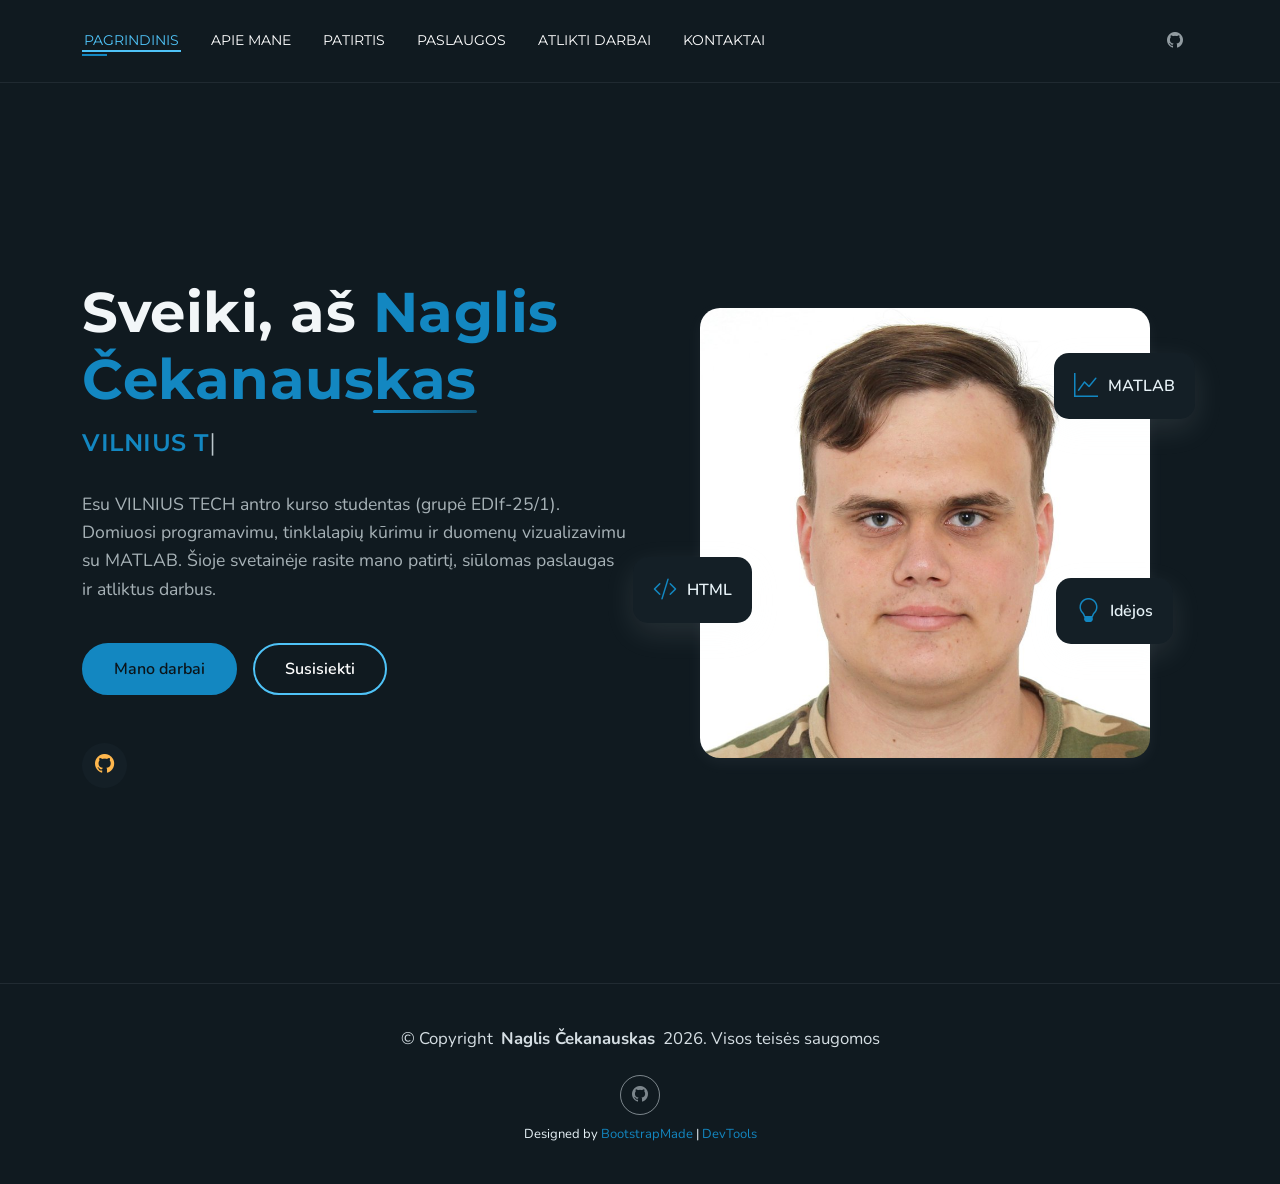
<file: index.html>
<!DOCTYPE html>
<html lang="lt">

<head>
  <meta charset="utf-8">
  <meta content="width=device-width, initial-scale=1.0" name="viewport">
  <title>Pagrindinis – Naglis Čekanauskas CV</title>
  <meta name="description" content="Naglio Čekanausko asmeninė CV svetainė">
  <meta name="keywords" content="">

  <!-- Favicons -->
 <link href="assets/img/favicon.jpg" rel="icon" type="image/jpeg">
<link href="assets/img/apple-touch-icon.png" rel="apple-touch-icon">

  <!-- Fonts -->
  <link href="https://fonts.googleapis.com" rel="preconnect">
  <link href="https://fonts.gstatic.com" rel="preconnect" crossorigin>
  <link href="https://fonts.googleapis.com/css2?family=Roboto:ital,wght@0,100;0,300;0,400;0,500;0,700;0,900;1,100;1,300;1,400;1,500;1,700;1,900&family=Poppins:ital,wght@0,100;0,200;0,300;0,400;0,500;0,600;0,700;0,800;0,900;1,100;1,200;1,300;1,400;1,500;1,600;1,700;1,800;1,900&family=Raleway:ital,wght@0,100;0,200;0,300;0,400;0,500;0,600;0,700;0,800;0,900;1,100;1,200;1,300;1,400;1,500;1,600;1,700;1,800;1,900&display=swap" rel="stylesheet">

  <!-- Vendor CSS Files -->
  <link href="assets/vendor/bootstrap/css/bootstrap.min.css" rel="stylesheet">
  <link href="assets/vendor/bootstrap-icons/bootstrap-icons.css" rel="stylesheet">
  <link href="assets/vendor/aos/aos.css" rel="stylesheet">
  <link href="assets/vendor/swiper/swiper-bundle.min.css" rel="stylesheet">
  <link href="assets/vendor/glightbox/css/glightbox.min.css" rel="stylesheet">

  <!-- Main CSS File -->
  <link href="assets/css/main.css" rel="stylesheet">
  <link href="assets/css/custom.css" rel="stylesheet">

  <!-- =======================================================
  * Template Name: FolioOne
  * Template URL: https://bootstrapmade.com/folioone-bootstrap-portfolio-website-template/
  * Updated: Aug 23 2025 with Bootstrap v5.3.7
  * Author: BootstrapMade.com
  * License: https://bootstrapmade.com/license/
  ======================================================== -->
</head>

<body class="index-page">

  <header id="header" class="header d-flex align-items-center light-background sticky-top">
    <div class="container position-relative d-flex align-items-center justify-content-between">


      <nav id="navmenu" class="navmenu">
        <ul>
          <li><a href="index.html" class="active">Pagrindinis</a></li>
          <li><a href="about.html">Apie mane</a></li>
          <li><a href="resume.html">Patirtis</a></li>
          <li><a href="services.html">Paslaugos</a></li>
          <li><a href="portfolio.html">Atlikti darbai</a></li>
          <li><a href="contact.html">Kontaktai</a></li>
        </ul>
        <i class="mobile-nav-toggle d-xl-none bi bi-list"></i>
      </nav>

      <div class="header-social-links">
        <a href="https://github.com/MrDiamondLTU" class="github" aria-label="GitHub"><i class="bi bi-github"></i></a>
      </div>

    </div>
  </header>

  <main class="main">

    <!-- Hero Section -->
    <section id="hero" class="hero section">

      <div class="container" data-aos="fade-up" data-aos-delay="100">

        <div class="row gy-4 align-items-center">
          <div class="col-lg-6 order-2 order-lg-1">
            <div class="hero-content">
              <h1 data-aos="fade-up" data-aos-delay="200">Sveiki, aš <span class="highlight">Naglis Čekanauskas</span></h1>
              <h2 data-aos="fade-up" data-aos-delay="300"><span class="typed" data-typed-items="VILNIUS TECH studentas, Pradedantysis programuotojas, MATLAB entuziastas, Tinklalapių kūrėjas"></span></h2>
              <p data-aos="fade-up" data-aos-delay="400">Esu VILNIUS TECH antro kurso studentas (grupė EDIf-25/1). Domiuosi programavimu, tinklalapių kūrimu ir duomenų vizualizavimu su MATLAB. Šioje svetainėje rasite mano patirtį, siūlomas paslaugas ir atliktus darbus.</p>
              <div class="hero-actions" data-aos="fade-up" data-aos-delay="500">
                <a href="portfolio.html" class="btn btn-primary">Mano darbai</a>
                <a href="contact.html" class="btn btn-outline">Susisiekti</a>
              </div>
              <div class="social-links" data-aos="fade-up" data-aos-delay="600">
                <a href="https://github.com/MrDiamondLTU" aria-label="GitHub"><i class="bi bi-github"></i></a>
              </div>
            </div>
          </div>
          <div class="col-lg-6 order-1 order-lg-2">
            <div class="hero-image" data-aos="zoom-in" data-aos-delay="300">
              <div class="image-wrapper">
                <img src="assets/img/profile/naglis-cekanauskas.jpg" alt="Naglio Čekanausko portretinė nuotrauka" width="800" height="800" class="img-fluid">
                <div class="floating-elements">
                  <div class="floating-card design" data-aos="fade-left" data-aos-delay="700">
                    <i class="bi bi-graph-up"></i>
                    <span>MATLAB</span>
                  </div>
                  <div class="floating-card code" data-aos="fade-right" data-aos-delay="800">
                    <i class="bi bi-code-slash"></i>
                    <span>HTML</span>
                  </div>
                  <div class="floating-card creativity" data-aos="fade-up" data-aos-delay="900">
                    <i class="bi bi-lightbulb"></i>
                    <span>Idėjos</span>
                  </div>
                </div>
              </div>
            </div>
          </div>
        </div>

      </div>

    </section><!-- /Hero Section -->

  </main>

  <footer id="footer" class="footer">

    <div class="container">
      <div class="copyright text-center ">
        <p>© <span>Copyright</span> <strong class="px-1 sitename">Naglis Čekanauskas</strong> <span>2026. Visos teisės saugomos<br></span></p>
      </div>
      <div class="social-links d-flex justify-content-center">
        <a href="https://github.com/MrDiamondLTU" aria-label="GitHub"><i class="bi bi-github"></i></a>
      </div>
      <div class="credits">
        <!-- All the links in the footer should remain intact. -->
        <!-- You can delete the links only if you've purchased the pro version. -->
        <!-- Licensing information: https://bootstrapmade.com/license/ -->
        <!-- Purchase the pro version with working PHP/AJAX contact form: [buy-url] -->
        Designed by <a href="https://bootstrapmade.com/">BootstrapMade</a> | <a href="https://bootstrapmade.com/tools/">DevTools</a>
      </div>
    </div>

  </footer>

  <!-- Scroll Top -->
  <a href="#" id="scroll-top" class="scroll-top d-flex align-items-center justify-content-center"><i class="bi bi-arrow-up-short"></i></a>

  <!-- Preloader -->
  <div id="preloader"></div>

  <!-- Vendor JS Files -->
  <script src="assets/vendor/bootstrap/js/bootstrap.bundle.min.js"></script>
  <script src="assets/vendor/php-email-form/validate.js"></script>
  <script src="assets/vendor/aos/aos.js"></script>
  <script src="assets/vendor/typed.js/typed.umd.js"></script>
  <script src="assets/vendor/waypoints/noframework.waypoints.js"></script>
  <script src="assets/vendor/purecounter/purecounter_vanilla.js"></script>
  <script src="assets/vendor/swiper/swiper-bundle.min.js"></script>
  <script src="assets/vendor/imagesloaded/imagesloaded.pkgd.min.js"></script>
  <script src="assets/vendor/isotope-layout/isotope.pkgd.min.js"></script>
  <script src="assets/vendor/glightbox/js/glightbox.min.js"></script>

  <!-- Main JS File -->
  <script src="assets/js/main.js"></script>

</body>

</html>
</file>
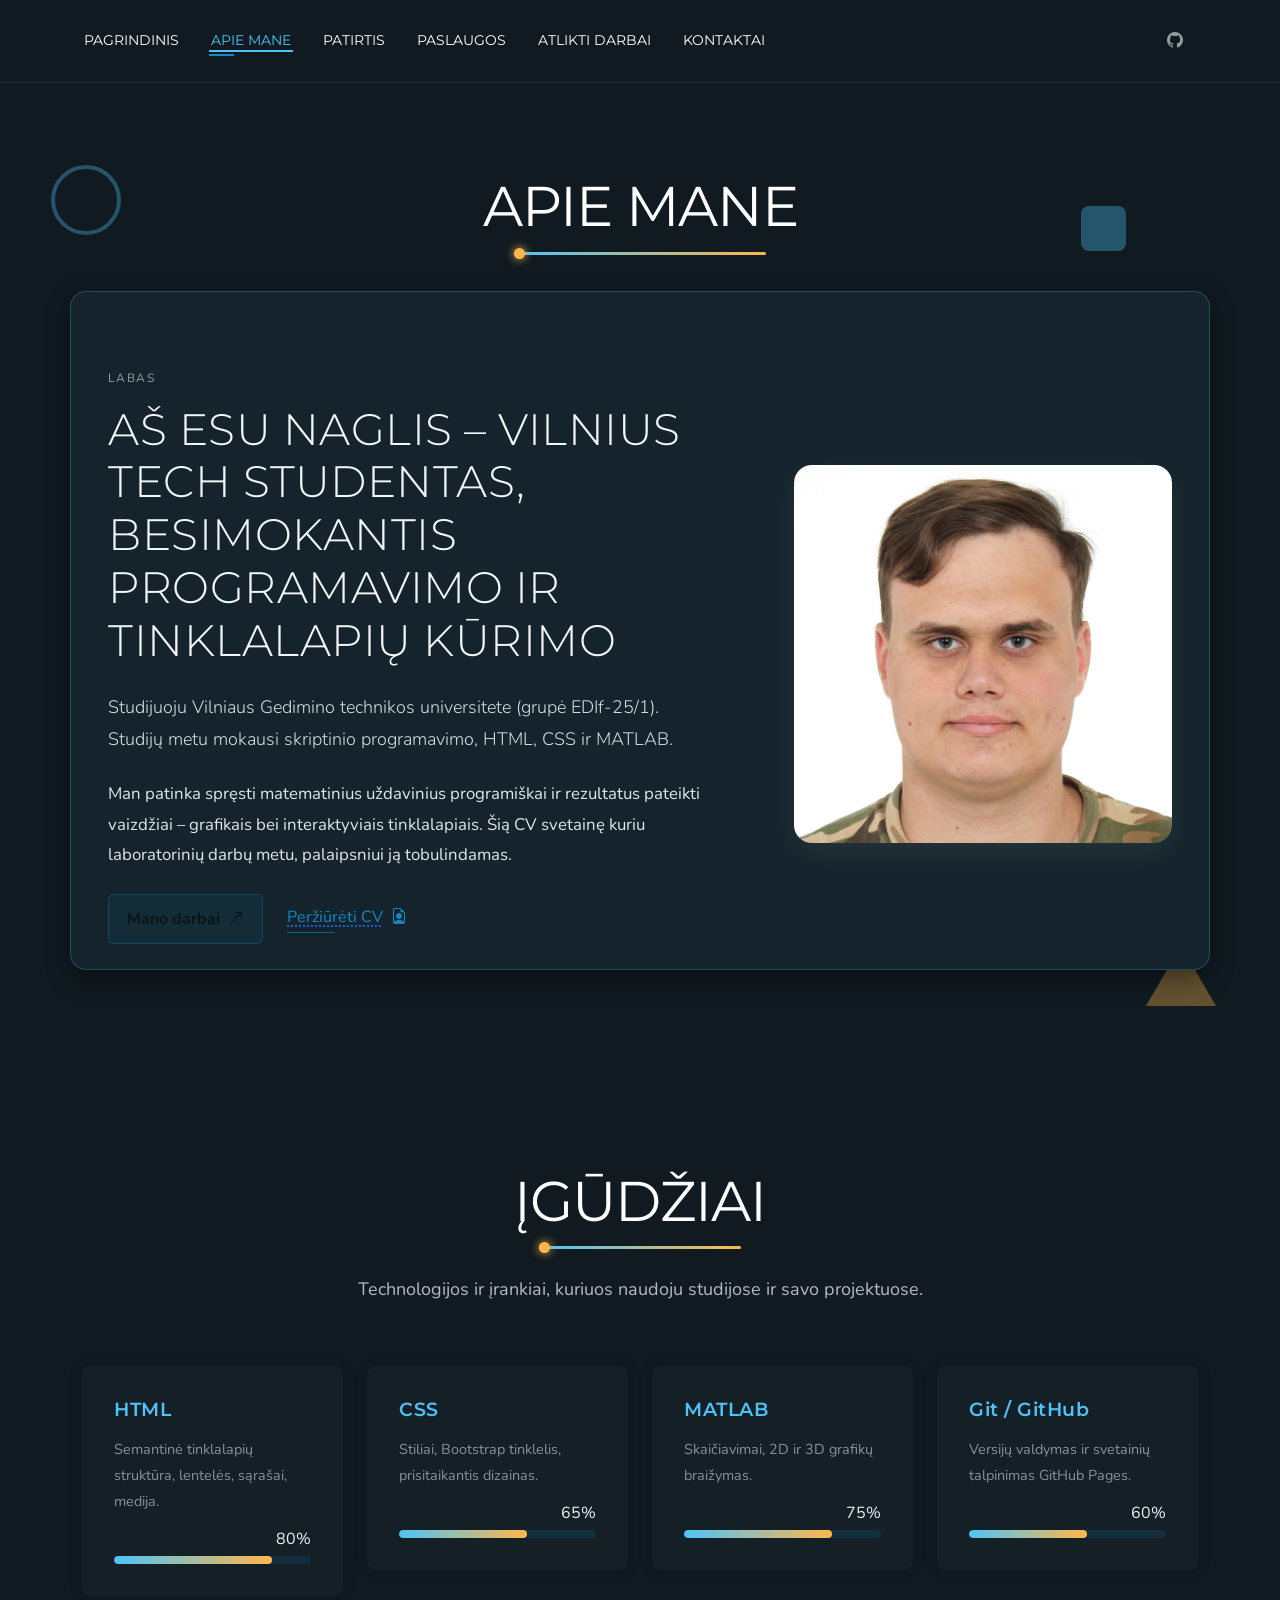
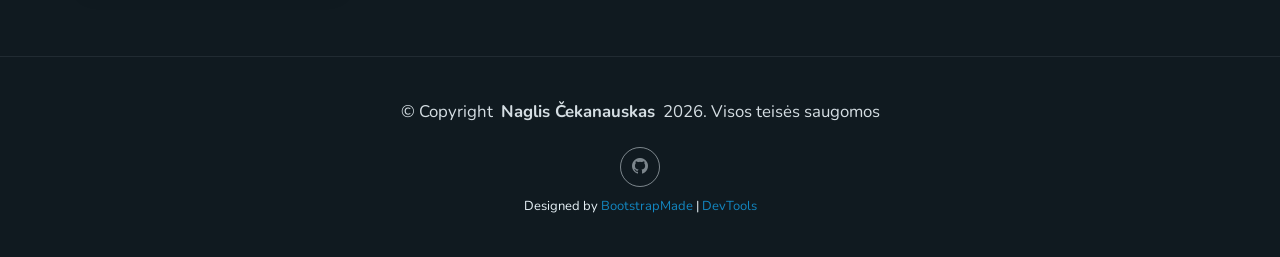
<file: about.html>
<!DOCTYPE html>
<html lang="lt">

<head>
  <meta charset="utf-8">
  <meta content="width=device-width, initial-scale=1.0" name="viewport">
  <title>Apie mane – Naglis Čekanauskas CV</title>
  <meta name="description" content="Naglio Čekanausko asmeninė CV svetainė">
  <meta name="keywords" content="">

  <!-- Favicons -->
  <link href="assets/img/favicon.svg" rel="icon" type="image/svg+xml">
  <link href="assets/img/apple-touch-icon.png" rel="apple-touch-icon">

  <!-- Fonts -->
  <link href="https://fonts.googleapis.com" rel="preconnect">
  <link href="https://fonts.gstatic.com" rel="preconnect" crossorigin>
  <link href="https://fonts.googleapis.com/css2?family=Roboto:ital,wght@0,100;0,300;0,400;0,500;0,700;0,900;1,100;1,300;1,400;1,500;1,700;1,900&family=Poppins:ital,wght@0,100;0,200;0,300;0,400;0,500;0,600;0,700;0,800;0,900;1,100;1,200;1,300;1,400;1,500;1,600;1,700;1,800;1,900&family=Raleway:ital,wght@0,100;0,200;0,300;0,400;0,500;0,600;0,700;0,800;0,900;1,100;1,200;1,300;1,400;1,500;1,600;1,700;1,800;1,900&display=swap" rel="stylesheet">

  <!-- Vendor CSS Files -->
  <link href="assets/vendor/bootstrap/css/bootstrap.min.css" rel="stylesheet">
  <link href="assets/vendor/bootstrap-icons/bootstrap-icons.css" rel="stylesheet">
  <link href="assets/vendor/aos/aos.css" rel="stylesheet">
  <link href="assets/vendor/swiper/swiper-bundle.min.css" rel="stylesheet">
  <link href="assets/vendor/glightbox/css/glightbox.min.css" rel="stylesheet">

  <!-- Main CSS File -->
  <link href="assets/css/main.css" rel="stylesheet">
  <link href="assets/css/custom.css" rel="stylesheet">

  <!-- =======================================================
  * Template Name: FolioOne
  * Template URL: https://bootstrapmade.com/folioone-bootstrap-portfolio-website-template/
  * Updated: Aug 23 2025 with Bootstrap v5.3.7
  * Author: BootstrapMade.com
  * License: https://bootstrapmade.com/license/
  ======================================================== -->
</head>

<body class="about-page">

  <header id="header" class="header d-flex align-items-center light-background sticky-top">
    <div class="container position-relative d-flex align-items-center justify-content-between">


      <nav id="navmenu" class="navmenu">
        <ul>
          <li><a href="index.html">Pagrindinis</a></li>
          <li><a href="about.html" class="active">Apie mane</a></li>
          <li><a href="resume.html">Patirtis</a></li>
          <li><a href="services.html">Paslaugos</a></li>
          <li><a href="portfolio.html">Atlikti darbai</a></li>
          <li><a href="contact.html">Kontaktai</a></li>
        </ul>
        <i class="mobile-nav-toggle d-xl-none bi bi-list"></i>
      </nav>

      <div class="header-social-links">
        <a href="https://github.com/MrDiamondLTU" class="github" aria-label="GitHub"><i class="bi bi-github"></i></a>
      </div>

    </div>
  </header>

  <main class="main">

    <!-- About Section -->
    <section id="about" class="about section">
      <div class="about-shapes" aria-hidden="true">
  <span class="shape circle"></span>
  <span class="shape triangle"></span>
  <span class="shape square"></span>
</div>

      <!-- Section Title -->
      <div class="container section-title" data-aos="fade-up">
        <h2>Apie mane</h2>
      </div><!-- End Section Title -->

      <div class="container" data-aos="fade-up" data-aos-delay="100">

        <!-- Intro + Photo -->
        <div class="row align-items-center justify-content-between gy-5 mb-5">
          <div class="col-lg-7" data-aos="fade-right" data-aos-delay="150">
            <div class="intro-content">
              <span class="eyebrow">Labas</span>
              <h2 class="headline">Aš esu Naglis – VILNIUS TECH studentas, besimokantis programavimo ir tinklalapių kūrimo</h2>
              <p class="lead">
                Studijuoju Vilniaus Gedimino technikos universitete (grupė EDIf-25/1). Studijų metu mokausi skriptinio programavimo, HTML, CSS ir MATLAB.
              </p>
              <p>
                Man patinka spręsti matematinius uždavinius programiškai ir rezultatus pateikti vaizdžiai – grafikais bei interaktyviais tinklalapiais. Šią CV svetainę kuriu laboratorinių darbų metu, palaipsniui ją tobulindamas.
              </p>

              <div class="cta-group">
                <a href="portfolio.html" class="btn-ghost">
                  Mano darbai <i class="bi bi-arrow-up-right"></i>
                </a>
                <a href="resume.html" class="link-underline">
                  Peržiūrėti CV <i class="bi bi-file-earmark-person"></i>
                </a>
              </div>
            </div>
          </div>

          <div class="col-lg-5" data-aos="zoom-in" data-aos-delay="250">
            <figure class="profile-figure text-center text-lg-end">
              <img src="assets/img/profile/naglis-cekanauskas.jpg" alt="Naglio Čekanausko portretinė nuotrauka" width="800" height="800" class="img-fluid profile-photo">
            </figure>
          </div>
        </div>
        <!-- End Intro + Photo -->
      </div>
    </section><!-- /About Section -->

    <!-- Skills Section -->
    <section id="skills" class="skills section">

      <!-- Section Title -->
      <div class="container section-title" data-aos="fade-up">
        <h2>Įgūdžiai</h2>
        <p>Technologijos ir įrankiai, kuriuos naudoju studijose ir savo projektuose.</p>
      </div><!-- End Section Title -->

      <div class="container" data-aos="fade-up" data-aos-delay="100">

        <div class="row g-4 skills-animation">

          <div class="col-md-6 col-lg-3" data-aos="fade-up" data-aos-delay="100">
            <div class="skill-box">
              <h3>HTML</h3>
              <p>Semantinė tinklalapių struktūra, lentelės, sąrašai, medija.</p>
              <span class="text-end d-block">80%</span>
              <div class="progress">
                <div class="progress-bar" role="progressbar" aria-valuenow="80" aria-valuemin="0" aria-valuemax="100"></div>
              </div>
            </div>
          </div>
          <div class="col-md-6 col-lg-3" data-aos="fade-up" data-aos-delay="200">
            <div class="skill-box">
              <h3>CSS</h3>
              <p>Stiliai, Bootstrap tinklelis, prisitaikantis dizainas.</p>
              <span class="text-end d-block">65%</span>
              <div class="progress">
                <div class="progress-bar" role="progressbar" aria-valuenow="65" aria-valuemin="0" aria-valuemax="100"></div>
              </div>
            </div>
          </div>
          <div class="col-md-6 col-lg-3" data-aos="fade-up" data-aos-delay="300">
            <div class="skill-box">
              <h3>MATLAB</h3>
              <p>Skaičiavimai, 2D ir 3D grafikų braižymas.</p>
              <span class="text-end d-block">75%</span>
              <div class="progress">
                <div class="progress-bar" role="progressbar" aria-valuenow="75" aria-valuemin="0" aria-valuemax="100"></div>
              </div>
            </div>
          </div>
          <div class="col-md-6 col-lg-3" data-aos="fade-up" data-aos-delay="400">
            <div class="skill-box">
              <h3>Git / GitHub</h3>
              <p>Versijų valdymas ir svetainių talpinimas GitHub Pages.</p>
              <span class="text-end d-block">60%</span>
              <div class="progress">
                <div class="progress-bar" role="progressbar" aria-valuenow="60" aria-valuemin="0" aria-valuemax="100"></div>
              </div>
            </div>
          </div>

        </div>

      </div>

    </section><!-- /Skills Section -->
  </main>

  <footer id="footer" class="footer">

    <div class="container">
      <div class="copyright text-center ">
        <p>© <span>Copyright</span> <strong class="px-1 sitename">Naglis Čekanauskas</strong> <span>2026. Visos teisės saugomos<br></span></p>
      </div>
      <div class="social-links d-flex justify-content-center">
        <a href="https://github.com/MrDiamondLTU" aria-label="GitHub"><i class="bi bi-github"></i></a>
      </div>
      <div class="credits">
        <!-- All the links in the footer should remain intact. -->
        <!-- You can delete the links only if you've purchased the pro version. -->
        <!-- Licensing information: https://bootstrapmade.com/license/ -->
        <!-- Purchase the pro version with working PHP/AJAX contact form: [buy-url] -->
        Designed by <a href="https://bootstrapmade.com/">BootstrapMade</a> | <a href="https://bootstrapmade.com/tools/">DevTools</a>
      </div>
    </div>

  </footer>

  <!-- Scroll Top -->
  <a href="#" id="scroll-top" class="scroll-top d-flex align-items-center justify-content-center"><i class="bi bi-arrow-up-short"></i></a>

  <!-- Preloader -->
  <div id="preloader"></div>

  <!-- Vendor JS Files -->
  <script src="assets/vendor/bootstrap/js/bootstrap.bundle.min.js"></script>
  <script src="assets/vendor/php-email-form/validate.js"></script>
  <script src="assets/vendor/aos/aos.js"></script>
  <script src="assets/vendor/typed.js/typed.umd.js"></script>
  <script src="assets/vendor/waypoints/noframework.waypoints.js"></script>
  <script src="assets/vendor/purecounter/purecounter_vanilla.js"></script>
  <script src="assets/vendor/swiper/swiper-bundle.min.js"></script>
  <script src="assets/vendor/imagesloaded/imagesloaded.pkgd.min.js"></script>
  <script src="assets/vendor/isotope-layout/isotope.pkgd.min.js"></script>
  <script src="assets/vendor/glightbox/js/glightbox.min.js"></script>

  <!-- Main JS File -->
  <script src="assets/js/main.js"></script>

</body>

</html>
</file>
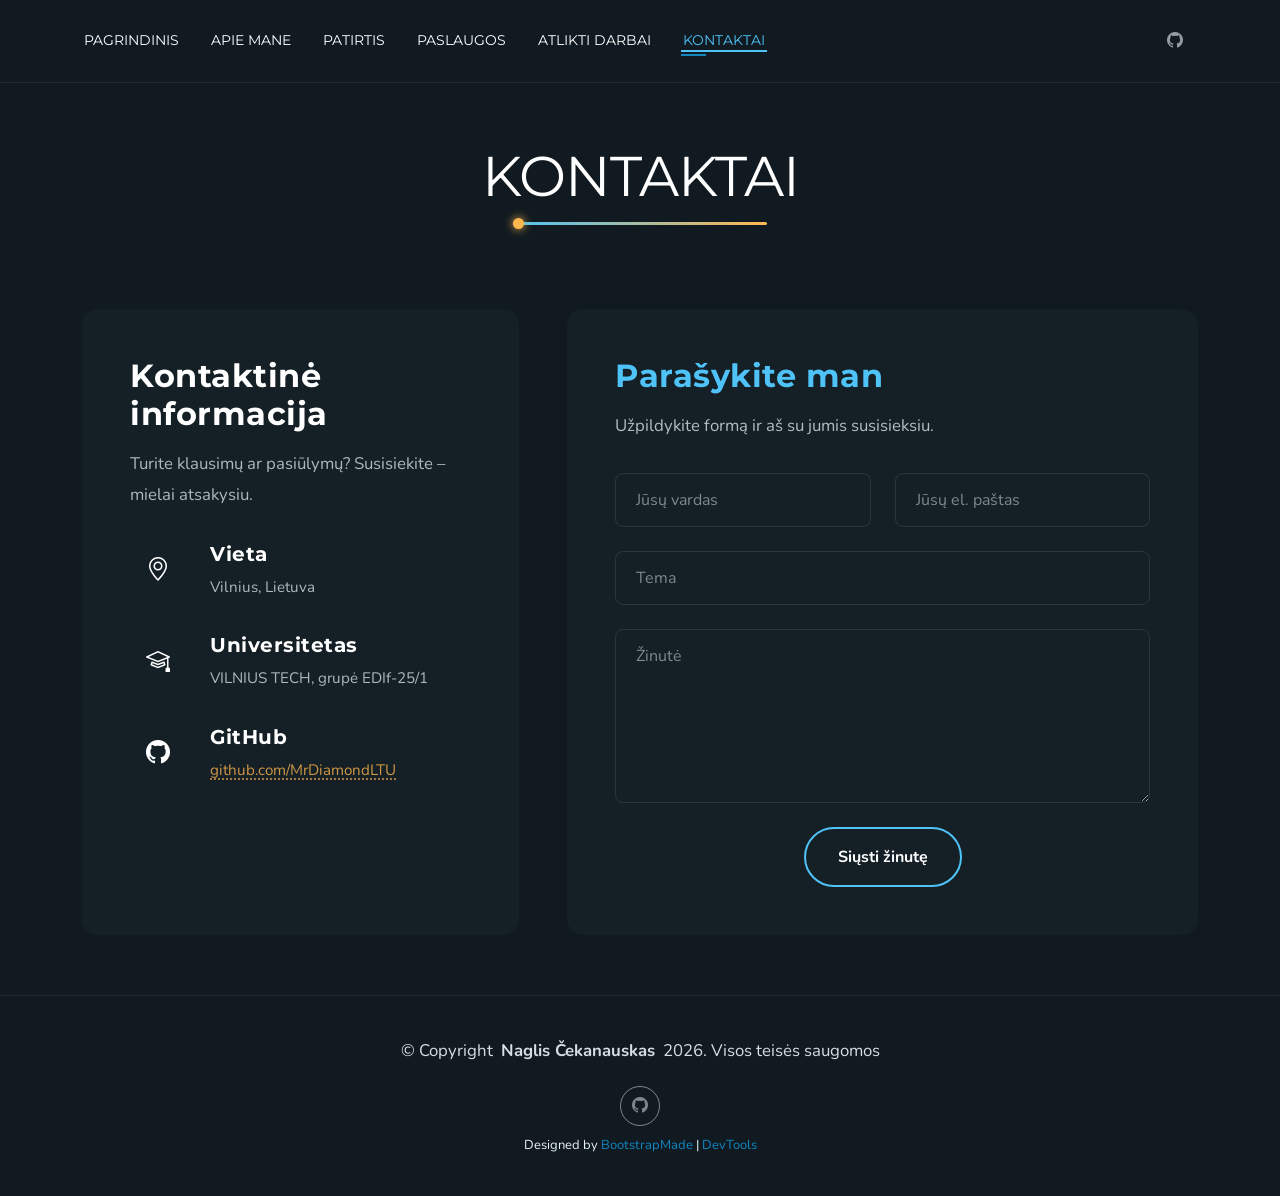
<file: contact.html>
<!DOCTYPE html>
<html lang="lt">

<head>
  <meta charset="utf-8">
  <meta content="width=device-width, initial-scale=1.0" name="viewport">
  <title>Kontaktai – Naglis Čekanauskas CV</title>
  <meta name="description" content="Naglio Čekanausko asmeninė CV svetainė">
  <meta name="keywords" content="">

  <!-- Favicons -->
  <link href="assets/img/favicon.svg" rel="icon" type="image/svg+xml">
  <link href="assets/img/apple-touch-icon.png" rel="apple-touch-icon">

  <!-- Fonts -->
  <link href="https://fonts.googleapis.com" rel="preconnect">
  <link href="https://fonts.gstatic.com" rel="preconnect" crossorigin>
  <link href="https://fonts.googleapis.com/css2?family=Roboto:ital,wght@0,100;0,300;0,400;0,500;0,700;0,900;1,100;1,300;1,400;1,500;1,700;1,900&family=Poppins:ital,wght@0,100;0,200;0,300;0,400;0,500;0,600;0,700;0,800;0,900;1,100;1,200;1,300;1,400;1,500;1,600;1,700;1,800;1,900&family=Raleway:ital,wght@0,100;0,200;0,300;0,400;0,500;0,600;0,700;0,800;0,900;1,100;1,200;1,300;1,400;1,500;1,600;1,700;1,800;1,900&display=swap" rel="stylesheet">

  <!-- Vendor CSS Files -->
  <link href="assets/vendor/bootstrap/css/bootstrap.min.css" rel="stylesheet">
  <link href="assets/vendor/bootstrap-icons/bootstrap-icons.css" rel="stylesheet">
  <link href="assets/vendor/aos/aos.css" rel="stylesheet">
  <link href="assets/vendor/swiper/swiper-bundle.min.css" rel="stylesheet">
  <link href="assets/vendor/glightbox/css/glightbox.min.css" rel="stylesheet">

  <!-- Main CSS File -->
  <link href="assets/css/main.css" rel="stylesheet">
  <link href="assets/css/custom.css" rel="stylesheet">

  <!-- =======================================================
  * Template Name: FolioOne
  * Template URL: https://bootstrapmade.com/folioone-bootstrap-portfolio-website-template/
  * Updated: Aug 23 2025 with Bootstrap v5.3.7
  * Author: BootstrapMade.com
  * License: https://bootstrapmade.com/license/
  ======================================================== -->
</head>

<body class="contact-page">

  <header id="header" class="header d-flex align-items-center light-background sticky-top">
    <div class="container position-relative d-flex align-items-center justify-content-between">


      <nav id="navmenu" class="navmenu">
        <ul>
          <li><a href="index.html">Pagrindinis</a></li>
          <li><a href="about.html">Apie mane</a></li>
          <li><a href="resume.html">Patirtis</a></li>
          <li><a href="services.html">Paslaugos</a></li>
          <li><a href="portfolio.html">Atlikti darbai</a></li>
          <li><a href="contact.html" class="active">Kontaktai</a></li>
        </ul>
        <i class="mobile-nav-toggle d-xl-none bi bi-list"></i>
      </nav>

      <div class="header-social-links">
        <a href="https://github.com/MrDiamondLTU" class="github" aria-label="GitHub"><i class="bi bi-github"></i></a>
      </div>

    </div>
  </header>

  <main class="main">

    <!-- Contact Section -->
    <section id="contact" class="contact section">

      <!-- Section Title -->
      <div class="container section-title" data-aos="fade-up">
        <h2>Kontaktai</h2>
      </div><!-- End Section Title -->

      <div class="container" data-aos="fade-up" data-aos-delay="100">

        <div class="row g-4 g-lg-5">
          <div class="col-lg-5">
            <div class="info-box" data-aos="fade-up" data-aos-delay="200">
              <h3>Kontaktinė informacija</h3>
              <p>Turite klausimų ar pasiūlymų? Susisiekite – mielai atsakysiu.</p>

              <div class="info-item" data-aos="fade-up" data-aos-delay="300">
                <div class="icon-box">
                  <i class="bi bi-geo-alt"></i>
                </div>
                <div class="content">
                  <h4>Vieta</h4>
                  <p>Vilnius, Lietuva</p>
                </div>
              </div>

              <div class="info-item" data-aos="fade-up" data-aos-delay="400">
                <div class="icon-box">
                  <i class="bi bi-mortarboard"></i>
                </div>
                <div class="content">
                  <h4>Universitetas</h4>
                  <p>VILNIUS TECH, grupė EDIf-25/1</p>
                </div>
              </div>

              <div class="info-item" data-aos="fade-up" data-aos-delay="500">
                <div class="icon-box">
                  <i class="bi bi-github"></i>
                </div>
                <div class="content">
                  <h4>GitHub</h4>
                  <p><a href="https://github.com/MrDiamondLTU">github.com/MrDiamondLTU</a></p>
                </div>
              </div>
            </div>
          </div>

          <div class="col-lg-7">
            <div class="contact-form" data-aos="fade-up" data-aos-delay="300">
              <h3>Parašykite man</h3>
              <p>Užpildykite formą ir aš su jumis susisieksiu.</p>

              <form action="forms/contact.php" method="post" class="php-email-form" data-aos="fade-up" data-aos-delay="200">
                <div class="row gy-4">

                  <div class="col-md-6">
                    <input type="text" name="name" class="form-control" placeholder="Jūsų vardas" required="">
                  </div>

                  <div class="col-md-6 ">
                    <input type="email" class="form-control" name="email" placeholder="Jūsų el. paštas" required="">
                  </div>

                  <div class="col-12">
                    <input type="text" class="form-control" name="subject" placeholder="Tema" required="">
                  </div>

                  <div class="col-12">
                    <textarea class="form-control" name="message" rows="6" placeholder="Žinutė" required=""></textarea>
                  </div>

                  <div class="col-12 text-center">
                    <div class="loading">Siunčiama</div>
                    <div class="error-message"></div>
                    <div class="sent-message">Jūsų žinutė išsiųsta. Ačiū!</div>

                    <button type="submit" class="btn">Siųsti žinutę</button>
                  </div>

                </div>
              </form>

            </div>
          </div>

        </div>

      </div>

    </section><!-- /Contact Section -->

  </main>

  <footer id="footer" class="footer">

    <div class="container">
      <div class="copyright text-center ">
        <p>© <span>Copyright</span> <strong class="px-1 sitename">Naglis Čekanauskas</strong> <span>2026. Visos teisės saugomos<br></span></p>
      </div>
      <div class="social-links d-flex justify-content-center">
        <a href="https://github.com/MrDiamondLTU" aria-label="GitHub"><i class="bi bi-github"></i></a>
      </div>
      <div class="credits">
        <!-- All the links in the footer should remain intact. -->
        <!-- You can delete the links only if you've purchased the pro version. -->
        <!-- Licensing information: https://bootstrapmade.com/license/ -->
        <!-- Purchase the pro version with working PHP/AJAX contact form: [buy-url] -->
        Designed by <a href="https://bootstrapmade.com/">BootstrapMade</a> | <a href="https://bootstrapmade.com/tools/">DevTools</a>
      </div>
    </div>

  </footer>

  <!-- Scroll Top -->
  <a href="#" id="scroll-top" class="scroll-top d-flex align-items-center justify-content-center"><i class="bi bi-arrow-up-short"></i></a>

  <!-- Preloader -->
  <div id="preloader"></div>

  <!-- Vendor JS Files -->
  <script src="assets/vendor/bootstrap/js/bootstrap.bundle.min.js"></script>
  <script src="assets/vendor/php-email-form/validate.js"></script>
  <script src="assets/vendor/aos/aos.js"></script>
  <script src="assets/vendor/typed.js/typed.umd.js"></script>
  <script src="assets/vendor/waypoints/noframework.waypoints.js"></script>
  <script src="assets/vendor/purecounter/purecounter_vanilla.js"></script>
  <script src="assets/vendor/swiper/swiper-bundle.min.js"></script>
  <script src="assets/vendor/imagesloaded/imagesloaded.pkgd.min.js"></script>
  <script src="assets/vendor/isotope-layout/isotope.pkgd.min.js"></script>
  <script src="assets/vendor/glightbox/js/glightbox.min.js"></script>

  <!-- Main JS File -->
  <script src="assets/js/main.js"></script>

</body>

</html>
</file>
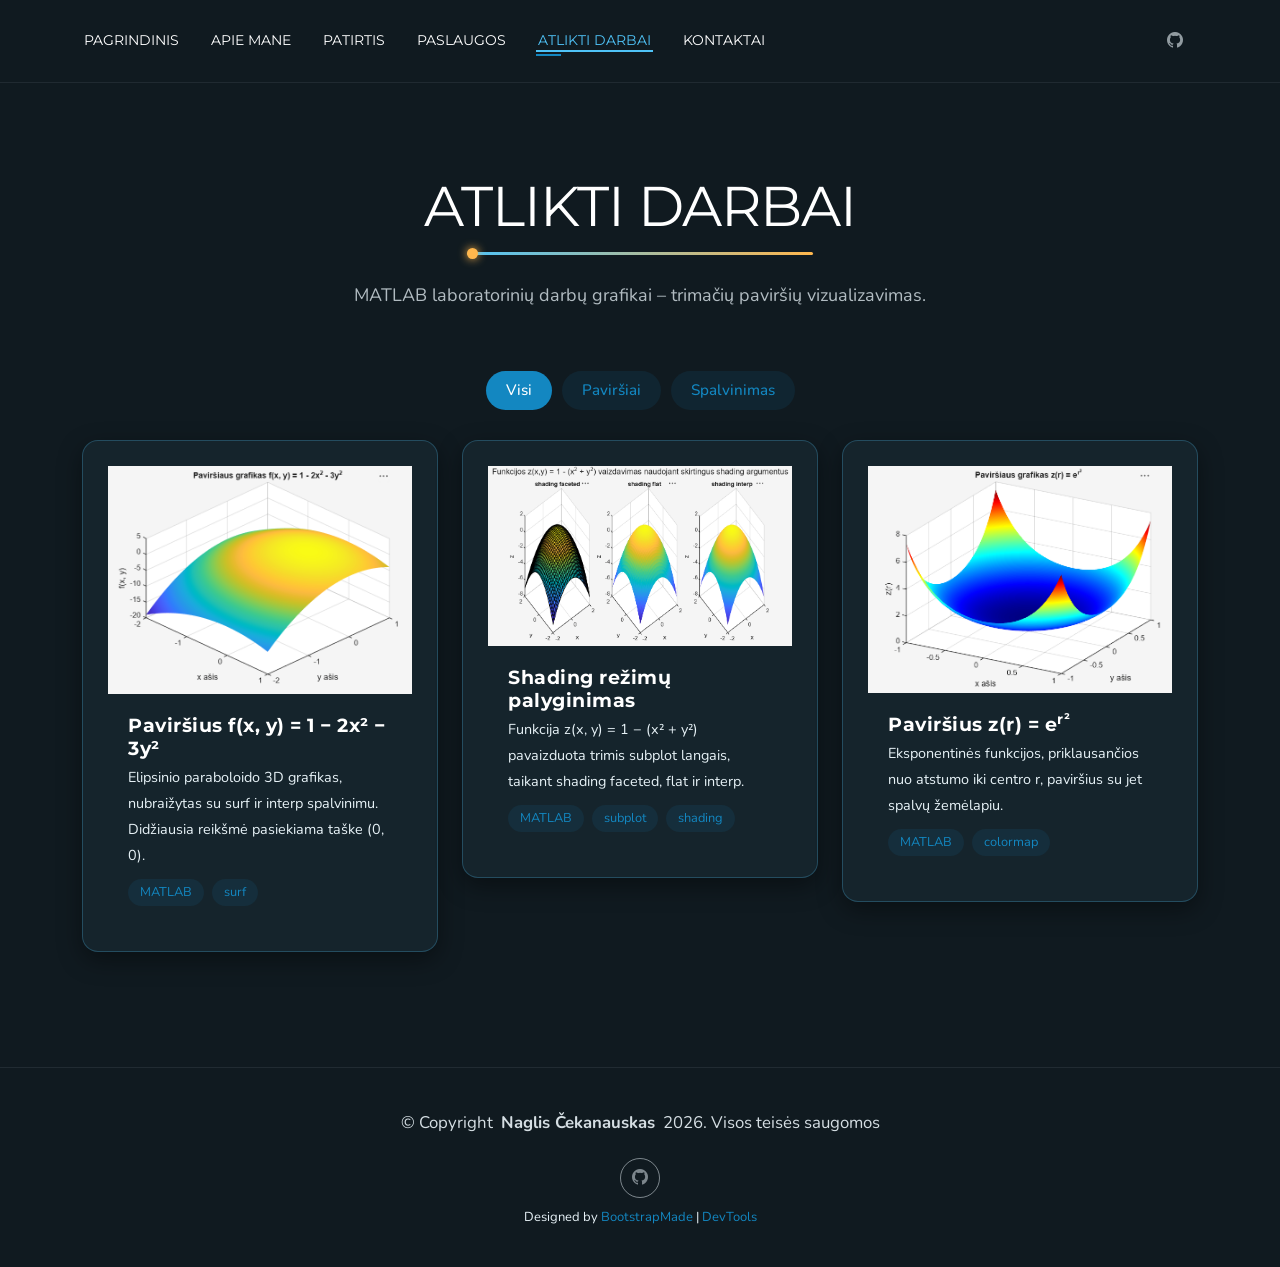
<file: portfolio.html>
<!DOCTYPE html>
<html lang="lt">

<head>
  <meta charset="utf-8">
  <meta content="width=device-width, initial-scale=1.0" name="viewport">
  <title>Atlikti darbai – Naglis Čekanauskas CV</title>
  <meta name="description" content="Naglio Čekanausko asmeninė CV svetainė">
  <meta name="keywords" content="">

  <!-- Favicons -->
  <link href="assets/img/favicon.svg" rel="icon" type="image/svg+xml">
  <link href="assets/img/apple-touch-icon.png" rel="apple-touch-icon">

  <!-- Fonts -->
  <link href="https://fonts.googleapis.com" rel="preconnect">
  <link href="https://fonts.gstatic.com" rel="preconnect" crossorigin>
  <link href="https://fonts.googleapis.com/css2?family=Roboto:ital,wght@0,100;0,300;0,400;0,500;0,700;0,900;1,100;1,300;1,400;1,500;1,700;1,900&family=Poppins:ital,wght@0,100;0,200;0,300;0,400;0,500;0,600;0,700;0,800;0,900;1,100;1,200;1,300;1,400;1,500;1,600;1,700;1,800;1,900&family=Raleway:ital,wght@0,100;0,200;0,300;0,400;0,500;0,600;0,700;0,800;0,900;1,100;1,200;1,300;1,400;1,500;1,600;1,700;1,800;1,900&display=swap" rel="stylesheet">

  <!-- Vendor CSS Files -->
  <link href="assets/vendor/bootstrap/css/bootstrap.min.css" rel="stylesheet">
  <link href="assets/vendor/bootstrap-icons/bootstrap-icons.css" rel="stylesheet">
  <link href="assets/vendor/aos/aos.css" rel="stylesheet">
  <link href="assets/vendor/swiper/swiper-bundle.min.css" rel="stylesheet">
  <link href="assets/vendor/glightbox/css/glightbox.min.css" rel="stylesheet">

  <!-- Main CSS File -->
  <link href="assets/css/main.css" rel="stylesheet">
  <link href="assets/css/custom.css" rel="stylesheet">

  <!-- =======================================================
  * Template Name: FolioOne
  * Template URL: https://bootstrapmade.com/folioone-bootstrap-portfolio-website-template/
  * Updated: Aug 23 2025 with Bootstrap v5.3.7
  * Author: BootstrapMade.com
  * License: https://bootstrapmade.com/license/
  ======================================================== -->
</head>

<body class="portfolio-page">

  <header id="header" class="header d-flex align-items-center light-background sticky-top">
    <div class="container position-relative d-flex align-items-center justify-content-between">


      <nav id="navmenu" class="navmenu">
        <ul>
          <li><a href="index.html">Pagrindinis</a></li>
          <li><a href="about.html">Apie mane</a></li>
          <li><a href="resume.html">Patirtis</a></li>
          <li><a href="services.html">Paslaugos</a></li>
          <li><a href="portfolio.html" class="active">Atlikti darbai</a></li>
          <li><a href="contact.html">Kontaktai</a></li>
        </ul>
        <i class="mobile-nav-toggle d-xl-none bi bi-list"></i>
      </nav>

      <div class="header-social-links">
        <a href="https://github.com/MrDiamondLTU" class="github" aria-label="GitHub"><i class="bi bi-github"></i></a>
      </div>

    </div>
  </header>

  <main class="main">

    <!-- Portfolio Section -->
    <section id="portfolio" class="portfolio section">

      <!-- Section Title -->
      <div class="container section-title" data-aos="fade-up">
        <h2>Atlikti darbai</h2>
        <p>MATLAB laboratorinių darbų grafikai – trimačių paviršių vizualizavimas.</p>
      </div><!-- End Section Title -->

      <div class="container" data-aos="fade-up" data-aos-delay="100">

        <div class="isotope-layout" data-default-filter="*" data-layout="masonry" data-sort="original-order">
          <ul class="portfolio-filters isotope-filters" data-aos="fade-up" data-aos-delay="200">
            <li data-filter="*" class="filter-active">Visi</li>
            <li data-filter=".filter-surf">Paviršiai</li>
            <li data-filter=".filter-shading">Spalvinimas</li>
          </ul><!-- End Portfolio Filters -->

          <div class="row gy-4 isotope-container" data-aos="fade-up" data-aos-delay="300">
            <div class="col-lg-4 col-md-6 portfolio-item isotope-item filter-surf">
              <div class="portfolio-card">
                <div class="portfolio-img">
                  <img src="assets/img/portfolio/matlab-pavirsius-1.png" alt="MATLAB 3D paviršiaus grafikas funkcijai f(x, y) = 1 - 2x² - 3y²" width="680" height="510" class="img-fluid">
                  <div class="portfolio-overlay">
                    <a href="assets/img/portfolio/matlab-pavirsius-1.png" class="glightbox portfolio-lightbox" data-gallery="matlab" title="Paviršius f(x, y) = 1 − 2x² − 3y²"><i class="bi bi-plus"></i></a>
                  </div>
                </div>
                <div class="portfolio-info">
                  <h4>Paviršius f(x, y) = 1 − 2x² − 3y²</h4>
                  <p>Elipsinio paraboloido 3D grafikas, nubraižytas su surf ir interp spalvinimu. Didžiausia reikšmė pasiekiama taške (0, 0).</p>
                  <div class="portfolio-tags">
                    <span>MATLAB</span><span>surf</span>
                  </div>
                </div>
              </div>
            </div>

            <div class="col-lg-4 col-md-6 portfolio-item isotope-item filter-shading">
              <div class="portfolio-card">
                <div class="portfolio-img">
                  <img src="assets/img/portfolio/matlab-shading.png" alt="Trys MATLAB grafikai funkcijai z = 1 - (x² + y²) su shading faceted, flat ir interp" width="845" height="502" class="img-fluid">
                  <div class="portfolio-overlay">
                    <a href="assets/img/portfolio/matlab-shading.png" class="glightbox portfolio-lightbox" data-gallery="matlab" title="Shading režimų palyginimas"><i class="bi bi-plus"></i></a>
                  </div>
                </div>
                <div class="portfolio-info">
                  <h4>Shading režimų palyginimas</h4>
                  <p>Funkcija z(x, y) = 1 − (x² + y²) pavaizduota trimis subplot langais, taikant shading faceted, flat ir interp.</p>
                  <div class="portfolio-tags">
                    <span>MATLAB</span><span>subplot</span><span>shading</span>
                  </div>
                </div>
              </div>
            </div>

            <div class="col-lg-4 col-md-6 portfolio-item isotope-item filter-surf">
              <div class="portfolio-card">
                <div class="portfolio-img">
                  <img src="assets/img/portfolio/matlab-pavirsius-exp.png" alt="MATLAB 3D paviršiaus grafikas funkcijai z(r) = e^(r²) su jet spalvų žemėlapiu" width="677" height="507" class="img-fluid">
                  <div class="portfolio-overlay">
                    <a href="assets/img/portfolio/matlab-pavirsius-exp.png" class="glightbox portfolio-lightbox" data-gallery="matlab" title="Paviršius z(r) = e<sup>r²</sup>"><i class="bi bi-plus"></i></a>
                  </div>
                </div>
                <div class="portfolio-info">
                  <h4>Paviršius z(r) = e<sup>r²</sup></h4>
                  <p>Eksponentinės funkcijos, priklausančios nuo atstumo iki centro r, paviršius su jet spalvų žemėlapiu.</p>
                  <div class="portfolio-tags">
                    <span>MATLAB</span><span>colormap</span>
                  </div>
                </div>
              </div>
            </div>

          </div><!-- End Portfolio Items Container -->

        </div>

      </div>

    </section><!-- /Portfolio Section -->

  </main>

  <footer id="footer" class="footer">

    <div class="container">
      <div class="copyright text-center ">
        <p>© <span>Copyright</span> <strong class="px-1 sitename">Naglis Čekanauskas</strong> <span>2026. Visos teisės saugomos<br></span></p>
      </div>
      <div class="social-links d-flex justify-content-center">
        <a href="https://github.com/MrDiamondLTU" aria-label="GitHub"><i class="bi bi-github"></i></a>
      </div>
      <div class="credits">
        <!-- All the links in the footer should remain intact. -->
        <!-- You can delete the links only if you've purchased the pro version. -->
        <!-- Licensing information: https://bootstrapmade.com/license/ -->
        <!-- Purchase the pro version with working PHP/AJAX contact form: [buy-url] -->
        Designed by <a href="https://bootstrapmade.com/">BootstrapMade</a> | <a href="https://bootstrapmade.com/tools/">DevTools</a>
      </div>
    </div>

  </footer>

  <!-- Scroll Top -->
  <a href="#" id="scroll-top" class="scroll-top d-flex align-items-center justify-content-center"><i class="bi bi-arrow-up-short"></i></a>

  <!-- Preloader -->
  <div id="preloader"></div>

  <!-- Vendor JS Files -->
  <script src="assets/vendor/bootstrap/js/bootstrap.bundle.min.js"></script>
  <script src="assets/vendor/php-email-form/validate.js"></script>
  <script src="assets/vendor/aos/aos.js"></script>
  <script src="assets/vendor/typed.js/typed.umd.js"></script>
  <script src="assets/vendor/waypoints/noframework.waypoints.js"></script>
  <script src="assets/vendor/purecounter/purecounter_vanilla.js"></script>
  <script src="assets/vendor/swiper/swiper-bundle.min.js"></script>
  <script src="assets/vendor/imagesloaded/imagesloaded.pkgd.min.js"></script>
  <script src="assets/vendor/isotope-layout/isotope.pkgd.min.js"></script>
  <script src="assets/vendor/glightbox/js/glightbox.min.js"></script>

  <!-- Main JS File -->
  <script src="assets/js/main.js"></script>

</body>

</html>
</file>
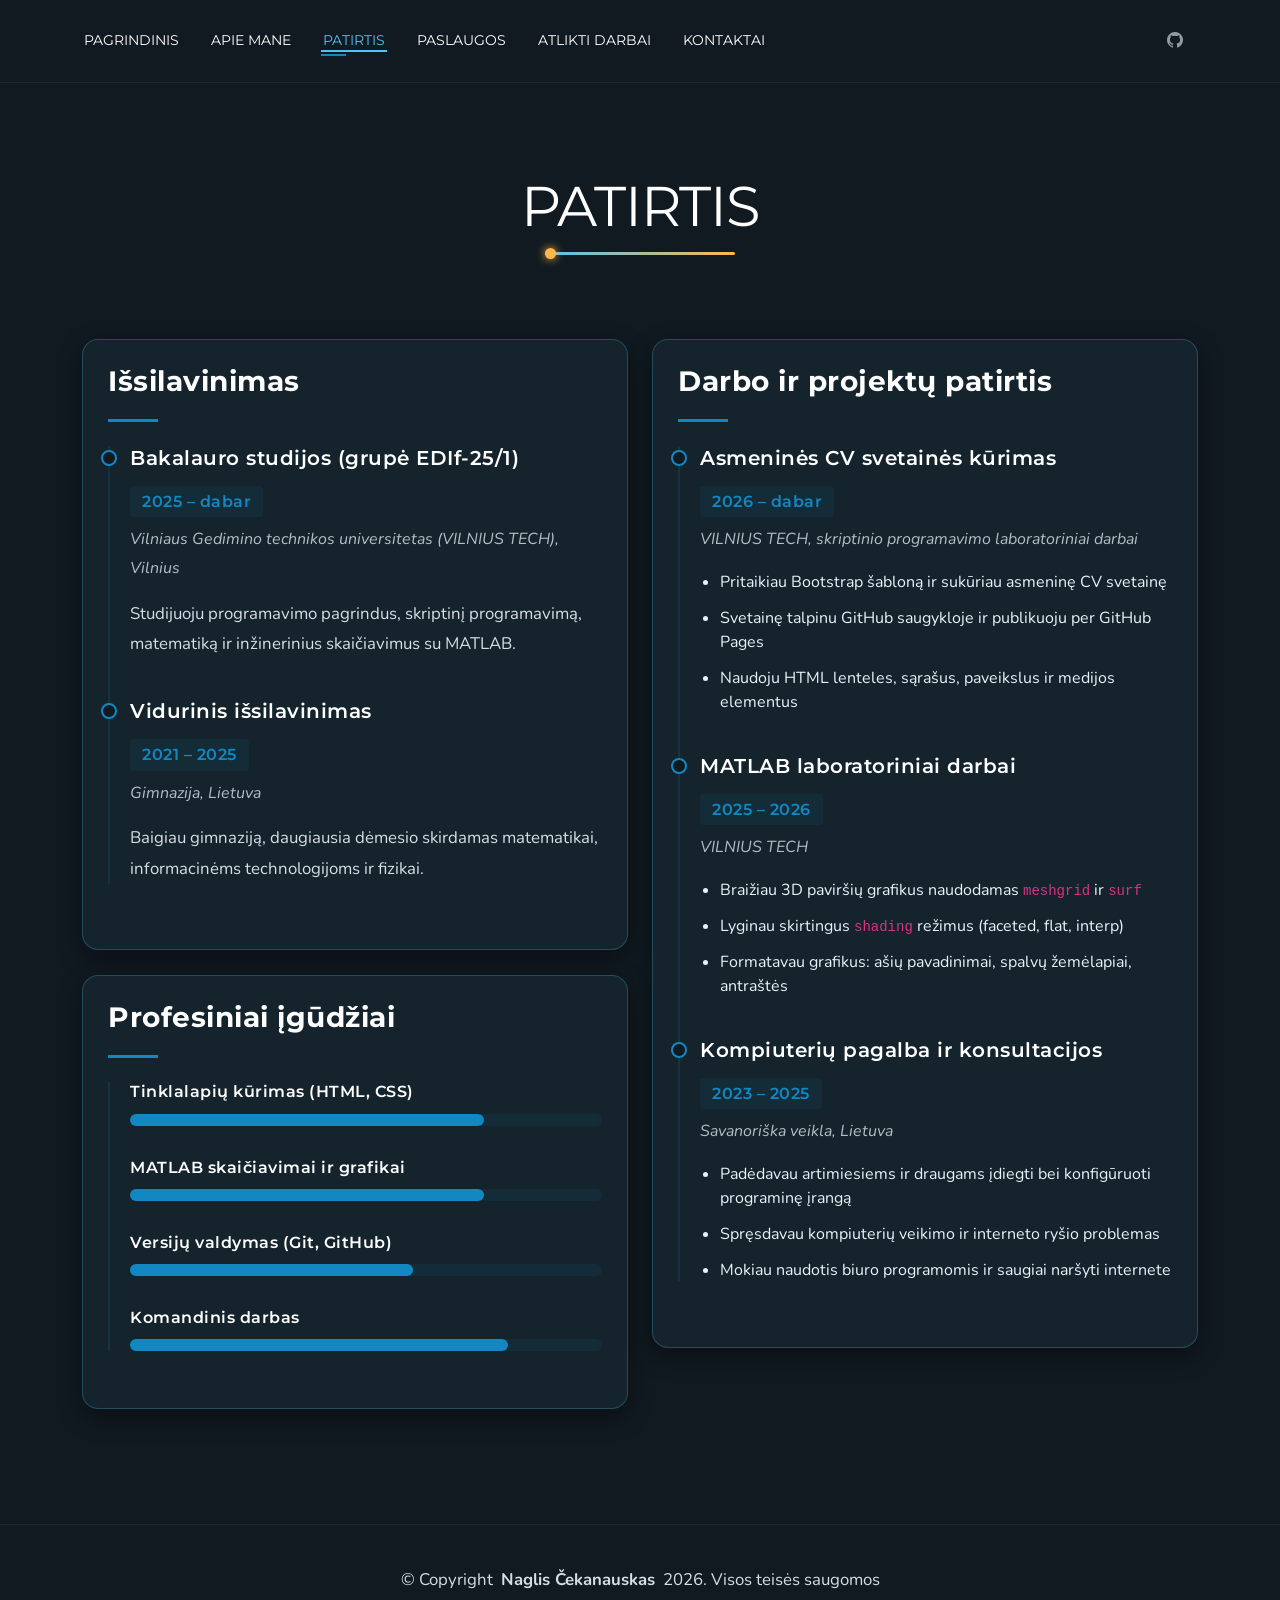
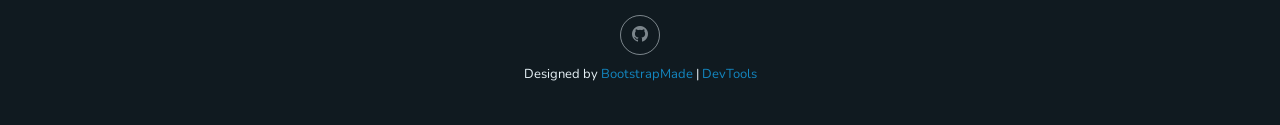
<file: resume.html>
<!DOCTYPE html>
<html lang="lt">

<head>
  <meta charset="utf-8">
  <meta content="width=device-width, initial-scale=1.0" name="viewport">
  <title>Patirtis – Naglis Čekanauskas CV</title>
  <meta name="description" content="Naglio Čekanausko asmeninė CV svetainė">
  <meta name="keywords" content="">

  <!-- Favicons -->
  <link href="assets/img/favicon.svg" rel="icon" type="image/svg+xml">
  <link href="assets/img/apple-touch-icon.png" rel="apple-touch-icon">

  <!-- Fonts -->
  <link href="https://fonts.googleapis.com" rel="preconnect">
  <link href="https://fonts.gstatic.com" rel="preconnect" crossorigin>
  <link href="https://fonts.googleapis.com/css2?family=Roboto:ital,wght@0,100;0,300;0,400;0,500;0,700;0,900;1,100;1,300;1,400;1,500;1,700;1,900&family=Poppins:ital,wght@0,100;0,200;0,300;0,400;0,500;0,600;0,700;0,800;0,900;1,100;1,200;1,300;1,400;1,500;1,600;1,700;1,800;1,900&family=Raleway:ital,wght@0,100;0,200;0,300;0,400;0,500;0,600;0,700;0,800;0,900;1,100;1,200;1,300;1,400;1,500;1,600;1,700;1,800;1,900&display=swap" rel="stylesheet">

  <!-- Vendor CSS Files -->
  <link href="assets/vendor/bootstrap/css/bootstrap.min.css" rel="stylesheet">
  <link href="assets/vendor/bootstrap-icons/bootstrap-icons.css" rel="stylesheet">
  <link href="assets/vendor/aos/aos.css" rel="stylesheet">
  <link href="assets/vendor/swiper/swiper-bundle.min.css" rel="stylesheet">
  <link href="assets/vendor/glightbox/css/glightbox.min.css" rel="stylesheet">

  <!-- Main CSS File -->
  <link href="assets/css/main.css" rel="stylesheet">
  <link href="assets/css/custom.css" rel="stylesheet">

  <!-- =======================================================
  * Template Name: FolioOne
  * Template URL: https://bootstrapmade.com/folioone-bootstrap-portfolio-website-template/
  * Updated: Aug 23 2025 with Bootstrap v5.3.7
  * Author: BootstrapMade.com
  * License: https://bootstrapmade.com/license/
  ======================================================== -->
</head>

<body class="resume-page">

  <header id="header" class="header d-flex align-items-center light-background sticky-top">
    <div class="container position-relative d-flex align-items-center justify-content-between">


      <nav id="navmenu" class="navmenu">
        <ul>
          <li><a href="index.html">Pagrindinis</a></li>
          <li><a href="about.html">Apie mane</a></li>
          <li><a href="resume.html" class="active">Patirtis</a></li>
          <li><a href="services.html">Paslaugos</a></li>
          <li><a href="portfolio.html">Atlikti darbai</a></li>
          <li><a href="contact.html">Kontaktai</a></li>
        </ul>
        <i class="mobile-nav-toggle d-xl-none bi bi-list"></i>
      </nav>

      <div class="header-social-links">
        <a href="https://github.com/MrDiamondLTU" class="github" aria-label="GitHub"><i class="bi bi-github"></i></a>
      </div>

    </div>
  </header>

  <main class="main">

    <!-- Resume Section -->
    <section id="resume" class="resume section">

      <!-- Section Title -->
      <div class="container section-title" data-aos="fade-up">
        <h2>Patirtis</h2>
      </div><!-- End Section Title -->

      <div class="container" data-aos="fade-up" data-aos-delay="100">

        <div class="row">
          <div class="col-lg-6">

            <!-- Education Section -->
            <div class="resume-item" data-aos="fade-up">
              <h3 class="resume-title">Išsilavinimas</h3>

              <div class="resume-content">
                <article class="education-item">
                  <h4>Bakalauro studijos (grupė EDIf-25/1)</h4>
                  <h5>2025 – dabar</h5>
                  <p class="institution"><em>Vilniaus Gedimino technikos universitetas (VILNIUS TECH), Vilnius</em></p>
                  <p>Studijuoju programavimo pagrindus, skriptinį programavimą, matematiką ir inžinerinius skaičiavimus su MATLAB.</p>
                </article>

                <article class="education-item">
                  <h4>Vidurinis išsilavinimas</h4>
                  <h5>2021 – 2025</h5>
                  <p class="institution"><em>Gimnazija, Lietuva</em></p>
                  <p>Baigiau gimnaziją, daugiausia dėmesio skirdamas matematikai, informacinėms technologijoms ir fizikai.</p>
                </article>
              </div>
            </div><!-- End Education Section -->

            <!-- Professional Skills Section -->
            <div class="resume-item skills-animation" data-aos="fade-up">
              <h3 class="resume-title">Profesiniai įgūdžiai</h3>

              <div class="resume-content">
                <div class="skill-item">
                  <h4>Tinklalapių kūrimas (HTML, CSS)</h4>
                  <div class="progress">
                    <div class="progress-bar" role="progressbar" aria-valuenow="75" aria-valuemin="0" aria-valuemax="100"></div>
                  </div>
                </div>

                <div class="skill-item">
                  <h4>MATLAB skaičiavimai ir grafikai</h4>
                  <div class="progress">
                    <div class="progress-bar" role="progressbar" aria-valuenow="75" aria-valuemin="0" aria-valuemax="100"></div>
                  </div>
                </div>

                <div class="skill-item">
                  <h4>Versijų valdymas (Git, GitHub)</h4>
                  <div class="progress">
                    <div class="progress-bar" role="progressbar" aria-valuenow="60" aria-valuemin="0" aria-valuemax="100"></div>
                  </div>
                </div>

                <div class="skill-item">
                  <h4>Komandinis darbas</h4>
                  <div class="progress">
                    <div class="progress-bar" role="progressbar" aria-valuenow="80" aria-valuemin="0" aria-valuemax="100"></div>
                  </div>
                </div>
              </div>
            </div><!-- End Professional Skills Section -->
          </div>

          <div class="col-lg-6">
            <!-- Experience Section -->
            <div class="resume-item" data-aos="fade-up" data-aos-delay="100">
              <h3 class="resume-title">Darbo ir projektų patirtis</h3>

              <div class="resume-content">
                <article class="experience-item">
                  <h4>Asmeninės CV svetainės kūrimas</h4>
                  <h5>2026 – dabar</h5>
                  <p class="company"><em>VILNIUS TECH, skriptinio programavimo laboratoriniai darbai</em></p>
                  <ul>
                    <li>Pritaikiau Bootstrap šabloną ir sukūriau asmeninę CV svetainę</li>
                    <li>Svetainę talpinu GitHub saugykloje ir publikuoju per GitHub Pages</li>
                    <li>Naudoju HTML lenteles, sąrašus, paveikslus ir medijos elementus</li>
                  </ul>
                </article>

                <article class="experience-item">
                  <h4>MATLAB laboratoriniai darbai</h4>
                  <h5>2025 – 2026</h5>
                  <p class="company"><em>VILNIUS TECH</em></p>
                  <ul>
                    <li>Braižiau 3D paviršių grafikus naudodamas <code>meshgrid</code> ir <code>surf</code></li>
                    <li>Lyginau skirtingus <code>shading</code> režimus (faceted, flat, interp)</li>
                    <li>Formatavau grafikus: ašių pavadinimai, spalvų žemėlapiai, antraštės</li>
                  </ul>
                </article>

                <article class="experience-item">
                  <h4>Kompiuterių pagalba ir konsultacijos</h4>
                  <h5>2023 – 2025</h5>
                  <p class="company"><em>Savanoriška veikla, Lietuva</em></p>
                  <ul>
                    <li>Padėdavau artimiesiems ir draugams įdiegti bei konfigūruoti programinę įrangą</li>
                    <li>Spręsdavau kompiuterių veikimo ir interneto ryšio problemas</li>
                    <li>Mokiau naudotis biuro programomis ir saugiai naršyti internete</li>
                  </ul>
                </article>
              </div>
            </div><!-- End Experience Section -->
          </div>
        </div>

      </div>

    </section><!-- /Resume Section -->

  </main>

  <footer id="footer" class="footer">

    <div class="container">
      <div class="copyright text-center ">
        <p>© <span>Copyright</span> <strong class="px-1 sitename">Naglis Čekanauskas</strong> <span>2026. Visos teisės saugomos<br></span></p>
      </div>
      <div class="social-links d-flex justify-content-center">
        <a href="https://github.com/MrDiamondLTU" aria-label="GitHub"><i class="bi bi-github"></i></a>
      </div>
      <div class="credits">
        <!-- All the links in the footer should remain intact. -->
        <!-- You can delete the links only if you've purchased the pro version. -->
        <!-- Licensing information: https://bootstrapmade.com/license/ -->
        <!-- Purchase the pro version with working PHP/AJAX contact form: [buy-url] -->
        Designed by <a href="https://bootstrapmade.com/">BootstrapMade</a> | <a href="https://bootstrapmade.com/tools/">DevTools</a>
      </div>
    </div>

  </footer>

  <!-- Scroll Top -->
  <a href="#" id="scroll-top" class="scroll-top d-flex align-items-center justify-content-center"><i class="bi bi-arrow-up-short"></i></a>

  <!-- Preloader -->
  <div id="preloader"></div>

  <!-- Vendor JS Files -->
  <script src="assets/vendor/bootstrap/js/bootstrap.bundle.min.js"></script>
  <script src="assets/vendor/php-email-form/validate.js"></script>
  <script src="assets/vendor/aos/aos.js"></script>
  <script src="assets/vendor/typed.js/typed.umd.js"></script>
  <script src="assets/vendor/waypoints/noframework.waypoints.js"></script>
  <script src="assets/vendor/purecounter/purecounter_vanilla.js"></script>
  <script src="assets/vendor/swiper/swiper-bundle.min.js"></script>
  <script src="assets/vendor/imagesloaded/imagesloaded.pkgd.min.js"></script>
  <script src="assets/vendor/isotope-layout/isotope.pkgd.min.js"></script>
  <script src="assets/vendor/glightbox/js/glightbox.min.js"></script>

  <!-- Main JS File -->
  <script src="assets/js/main.js"></script>

</body>

</html>
</file>
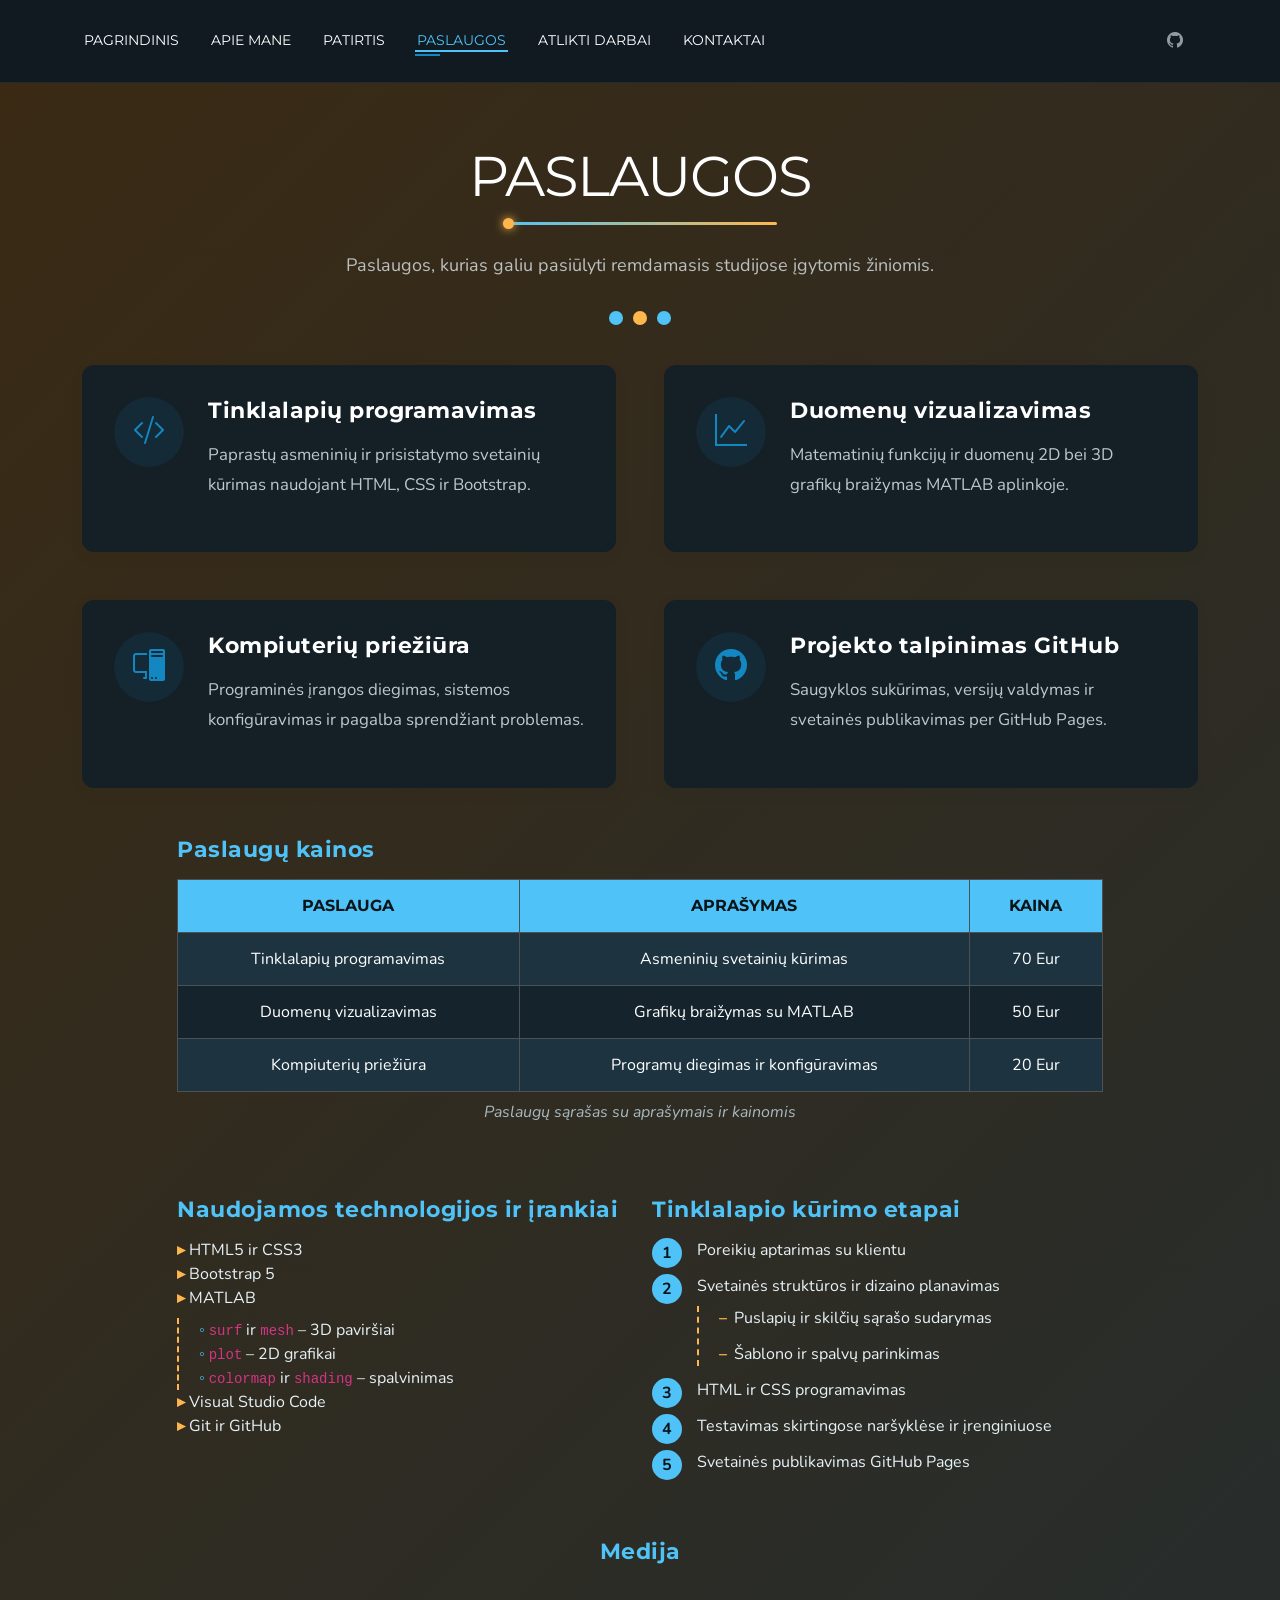
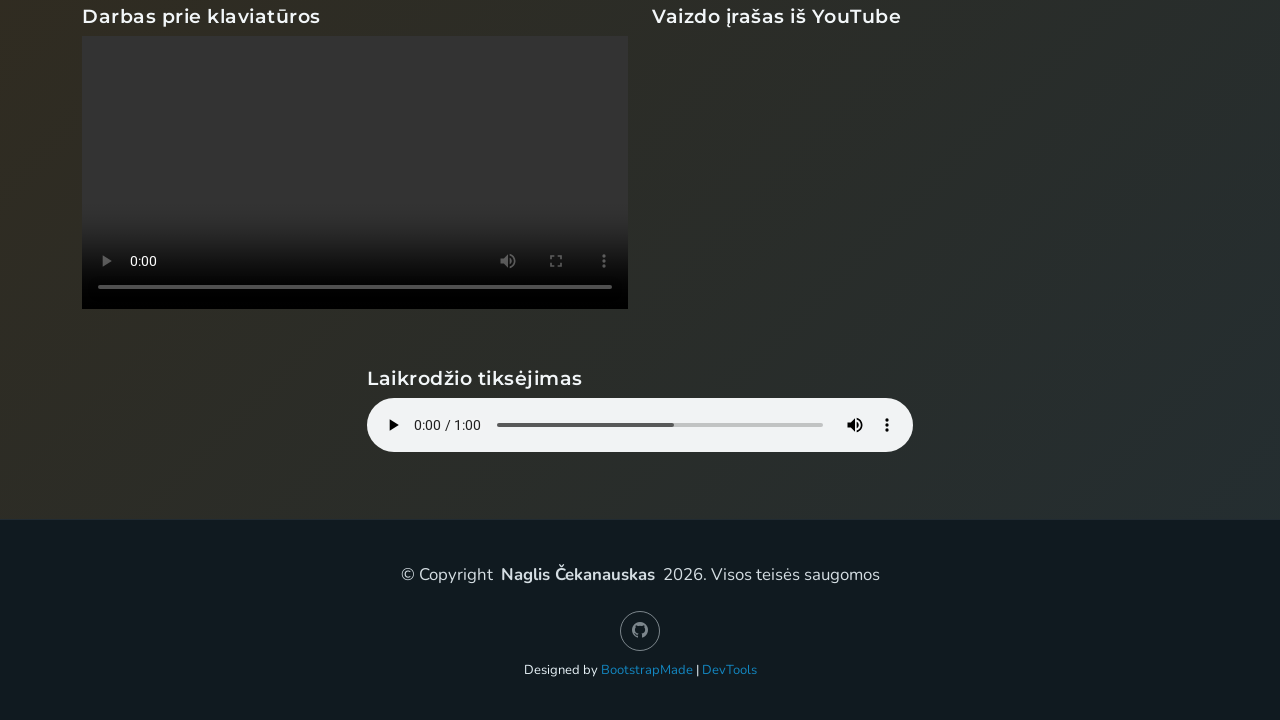
<file: services.html>
<!DOCTYPE html>
<html lang="lt">

<head>
  <meta charset="utf-8">
  <meta content="width=device-width, initial-scale=1.0" name="viewport">
  <title>Paslaugos – Naglis Čekanauskas CV</title>
  <meta name="description" content="Naglio Čekanausko asmeninė CV svetainė">
  <meta name="keywords" content="">

  <!-- Favicons -->
  <link href="assets/img/favicon.svg" rel="icon" type="image/svg+xml">
  <link href="assets/img/apple-touch-icon.png" rel="apple-touch-icon">

  <!-- Fonts -->
  <link href="https://fonts.googleapis.com" rel="preconnect">
  <link href="https://fonts.gstatic.com" rel="preconnect" crossorigin>
  <link href="https://fonts.googleapis.com/css2?family=Roboto:ital,wght@0,100;0,300;0,400;0,500;0,700;0,900;1,100;1,300;1,400;1,500;1,700;1,900&family=Poppins:ital,wght@0,100;0,200;0,300;0,400;0,500;0,600;0,700;0,800;0,900;1,100;1,200;1,300;1,400;1,500;1,600;1,700;1,800;1,900&family=Raleway:ital,wght@0,100;0,200;0,300;0,400;0,500;0,600;0,700;0,800;0,900;1,100;1,200;1,300;1,400;1,500;1,600;1,700;1,800;1,900&display=swap" rel="stylesheet">

  <!-- Vendor CSS Files -->
  <link href="assets/vendor/bootstrap/css/bootstrap.min.css" rel="stylesheet">
  <link href="assets/vendor/bootstrap-icons/bootstrap-icons.css" rel="stylesheet">
  <link href="assets/vendor/aos/aos.css" rel="stylesheet">
  <link href="assets/vendor/swiper/swiper-bundle.min.css" rel="stylesheet">
  <link href="assets/vendor/glightbox/css/glightbox.min.css" rel="stylesheet">

    <!-- Main CSS File -->
  <link href="assets/css/main.css" rel="stylesheet">
  <link href="assets/css/custom.css" rel="stylesheet">

  <!-- =======================================================
  * Template Name: FolioOne
  * Template URL: https://bootstrapmade.com/folioone-bootstrap-portfolio-website-template/
  * Updated: Aug 23 2025 with Bootstrap v5.3.7
  * Author: BootstrapMade.com
  * License: https://bootstrapmade.com/license/
  ======================================================== -->
</head>

<body class="services-page">

  <header id="header" class="header d-flex align-items-center light-background sticky-top">
    <div class="container position-relative d-flex align-items-center justify-content-between">


      <nav id="navmenu" class="navmenu">
        <ul>
          <li><a href="index.html">Pagrindinis</a></li>
          <li><a href="about.html">Apie mane</a></li>
          <li><a href="resume.html">Patirtis</a></li>
          <li><a href="services.html" class="active">Paslaugos</a></li>
          <li><a href="portfolio.html">Atlikti darbai</a></li>
          <li><a href="contact.html">Kontaktai</a></li>
        </ul>
        <i class="mobile-nav-toggle d-xl-none bi bi-list"></i>
      </nav>

      <div class="header-social-links">
        <a href="https://github.com/MrDiamondLTU" class="github" aria-label="GitHub"><i class="bi bi-github"></i></a>
      </div>

    </div>
  </header>

  <main class="main">

    <!-- Services Section -->
    <section id="services" class="services section">

      <!-- Section Title -->
      <div class="container section-title" data-aos="fade-up">
        <h2>Paslaugos</h2>
        <p>Paslaugos, kurias galiu pasiūlyti remdamasis studijose įgytomis žiniomis.</p>
      </div><!-- End Section Title -->
      <div class="services-loader" aria-hidden="true">
  <span></span><span></span><span></span>
</div>

      <div class="container" data-aos="fade-up" data-aos-delay="100">

        <div class="row justify-content-center g-5">

          <div class="col-md-6" data-aos="fade-right" data-aos-delay="100">
            <div class="service-item">
              <div class="service-icon">
                <i class="bi bi-code-slash"></i>
              </div>
              <div class="service-content">
                <h3>Tinklalapių programavimas</h3>
                <p>Paprastų asmeninių ir prisistatymo svetainių kūrimas naudojant HTML, CSS ir Bootstrap.</p>
              </div>
            </div>
          </div><!-- End Service Item -->

          <div class="col-md-6" data-aos="fade-left" data-aos-delay="100">
            <div class="service-item">
              <div class="service-icon">
                <i class="bi bi-graph-up"></i>
              </div>
              <div class="service-content">
                <h3>Duomenų vizualizavimas</h3>
                <p>Matematinių funkcijų ir duomenų 2D bei 3D grafikų braižymas MATLAB aplinkoje.</p>
              </div>
            </div>
          </div><!-- End Service Item -->

          <div class="col-md-6" data-aos="fade-right" data-aos-delay="200">
            <div class="service-item">
              <div class="service-icon">
                <i class="bi bi-pc-display"></i>
              </div>
              <div class="service-content">
                <h3>Kompiuterių priežiūra</h3>
                <p>Programinės įrangos diegimas, sistemos konfigūravimas ir pagalba sprendžiant problemas.</p>
              </div>
            </div>
          </div><!-- End Service Item -->

          <div class="col-md-6" data-aos="fade-left" data-aos-delay="200">
            <div class="service-item">
              <div class="service-icon">
                <i class="bi bi-github"></i>
              </div>
              <div class="service-content">
                <h3>Projekto talpinimas GitHub</h3>
                <p>Saugyklos sukūrimas, versijų valdymas ir svetainės publikavimas per GitHub Pages.</p>
              </div>
            </div>
          </div><!-- End Service Item -->

        </div>

        <!-- Services Table -->
        <div class="row justify-content-center mt-5" data-aos="fade-up" data-aos-delay="100">
          <div class="col-lg-10">
            <h3 class="mb-3">Paslaugų kainos</h3>
            <div class="table-responsive">
              <table class="table table-dark table-striped table-bordered align-middle services-table">
                <caption>Paslaugų sąrašas su aprašymais ir kainomis</caption>
                <thead>
                  <tr>
                    <th scope="col">Paslauga</th>
                    <th scope="col">Aprašymas</th>
                    <th scope="col">Kaina</th>
                  </tr>
                </thead>
                <tbody>
                  <tr>
                    <td>Tinklalapių programavimas</td>
                    <td>Asmeninių svetainių kūrimas</td>
                    <td>70 Eur</td>
                  </tr>
                  <tr>
                    <td>Duomenų vizualizavimas</td>
                    <td>Grafikų braižymas su MATLAB</td>
                    <td>50 Eur</td>
                  </tr>
                  <tr>
                    <td>Kompiuterių priežiūra</td>
                    <td>Programų diegimas ir konfigūravimas</td>
                    <td>20 Eur</td>
                  </tr>
                </tbody>
              </table>
            </div>
          </div>
        </div><!-- End Services Table -->

        <!-- Services Lists -->
        <div class="row justify-content-center g-4 mt-4" data-aos="fade-up" data-aos-delay="150">
          <div class="col-lg-5">
            <h3 class="mb-3">Naudojamos technologijos ir įrankiai</h3>
            <ul>
              <li>HTML5 ir CSS3</li>
              <li>Bootstrap 5</li>
              <li>MATLAB
                <ul>
                  <li><code>surf</code> ir <code>mesh</code> – 3D paviršiai</li>
                  <li><code>plot</code> – 2D grafikai</li>
                  <li><code>colormap</code> ir <code>shading</code> – spalvinimas</li>
                </ul>
              </li>
              <li>Visual Studio Code</li>
              <li>Git ir GitHub</li>
            </ul>
          </div>

          <div class="col-lg-5">
            <h3 class="mb-3">Tinklalapio kūrimo etapai</h3>
            <ol>
              <li>Poreikių aptarimas su klientu</li>
              <li>Svetainės struktūros ir dizaino planavimas
                <ol type="a">
                  <li>Puslapių ir skilčių sąrašo sudarymas</li>
                  <li>Šablono ir spalvų parinkimas</li>
                </ol>
              </li>
              <li>HTML ir CSS programavimas</li>
              <li>Testavimas skirtingose naršyklėse ir įrenginiuose</li>
              <li>Svetainės publikavimas GitHub Pages</li>
            </ol>
          </div>
        </div><!-- End Services Lists -->

        <!-- Services Media -->
        <div class="row justify-content-center g-4 mt-4" data-aos="fade-up" data-aos-delay="200">
          <div class="col-12">
            <h3 class="mb-3 text-center">Medija</h3>
          </div>

          <div class="col-lg-6">
            <h4>Darbas prie klaviatūros</h4>
            <video controls width="640" height="360" class="w-100 h-auto" preload="metadata">
              <source src="assets/media/typing.mp4" type="video/mp4">
              Jūsų naršyklė nepalaiko &lt;video&gt; žymės.
            </video>
          </div>

          <div class="col-lg-6">
            <h4>Vaizdo įrašas iš YouTube</h4>
            <div class="ratio ratio-16x9">
              <iframe src="https://www.youtube.com/embed/BoUVIhtqjAw" title="YouTube vaizdo įrašas" allow="accelerometer; autoplay; clipboard-write; encrypted-media; gyroscope; picture-in-picture; web-share" referrerpolicy="strict-origin-when-cross-origin" allowfullscreen></iframe>
            </div>
          </div>

          <div class="col-lg-6">
            <h4>Laikrodžio tiksėjimas</h4>
            <audio controls class="w-100" preload="metadata">
              <source src="assets/media/clock-ticking.mp3" type="audio/mpeg">
              Jūsų naršyklė nepalaiko &lt;audio&gt; žymės.
            </audio>
          </div>
        </div><!-- End Services Media -->

      </div>

    </section><!-- /Services Section -->

  </main>

  <footer id="footer" class="footer">

    <div class="container">
      <div class="copyright text-center ">
        <p>© <span>Copyright</span> <strong class="px-1 sitename">Naglis Čekanauskas</strong> <span>2026. Visos teisės saugomos<br></span></p>
      </div>
      <div class="social-links d-flex justify-content-center">
        <a href="https://github.com/MrDiamondLTU" aria-label="GitHub"><i class="bi bi-github"></i></a>
      </div>
      <div class="credits">
        <!-- All the links in the footer should remain intact. -->
        <!-- You can delete the links only if you've purchased the pro version. -->
        <!-- Licensing information: https://bootstrapmade.com/license/ -->
        <!-- Purchase the pro version with working PHP/AJAX contact form: [buy-url] -->
        Designed by <a href="https://bootstrapmade.com/">BootstrapMade</a> | <a href="https://bootstrapmade.com/tools/">DevTools</a>
      </div>
    </div>

  </footer>

  <!-- Scroll Top -->
  <a href="#" id="scroll-top" class="scroll-top d-flex align-items-center justify-content-center"><i class="bi bi-arrow-up-short"></i></a>

  <!-- Preloader -->
  <div id="preloader"></div>

  <!-- Vendor JS Files -->
  <script src="assets/vendor/bootstrap/js/bootstrap.bundle.min.js"></script>
  <script src="assets/vendor/php-email-form/validate.js"></script>
  <script src="assets/vendor/aos/aos.js"></script>
  <script src="assets/vendor/typed.js/typed.umd.js"></script>
  <script src="assets/vendor/waypoints/noframework.waypoints.js"></script>
  <script src="assets/vendor/purecounter/purecounter_vanilla.js"></script>
  <script src="assets/vendor/swiper/swiper-bundle.min.js"></script>
  <script src="assets/vendor/imagesloaded/imagesloaded.pkgd.min.js"></script>
  <script src="assets/vendor/isotope-layout/isotope.pkgd.min.js"></script>
  <script src="assets/vendor/glightbox/js/glightbox.min.js"></script>

  <!-- Main JS File -->
  <script src="assets/js/main.js"></script>

</body>

</html>
</file>
<file: assets/css/custom.css>
/* ===== 9 LD – custom.css ===== */
@import url('https://fonts.googleapis.com/css2?family=Montserrat:wght@500;700;800&family=Nunito:wght@400;600&display=swap');

/* ---------- 2. Šriftai ---------- */
:root {
  --default-font: "Nunito", sans-serif;
  --heading-font: "Montserrat", sans-serif;
}

h1, h2, h3, h4, h5, h6 {
  font-family: var(--heading-font);
  color: #f2f6f8;
  letter-spacing: 0.5px;
}
h1 { font-size: 2.6rem; font-weight: 800; }
h2 { font-size: 2rem; font-weight: 700; text-transform: uppercase; }
h3 { font-size: 1.4rem; font-weight: 700; color: #4fc3f7; }
h4 { font-size: 1.2rem; font-weight: 600; }
h5 { font-size: 1.05rem; font-weight: 600; }
h6 { font-size: 0.95rem; font-weight: 600; text-transform: uppercase; }

p {
  font-size: 1.05rem;
  line-height: 1.8;
  color: #d5dee3;
  margin-bottom: 1.2rem;
}

/* ---------- 3. Mygtukai ir nuorodos ---------- */
.btn-ghost, button, .btn {
  background: #4fc3f7;
  color: #0b1419 !important;
  border: 2px solid #4fc3f7;
  border-radius: 30px;
  padding: 10px 26px;
  font-weight: 700;
  transition: all 0.25s ease;
}
.btn-ghost:hover, button:hover, .btn:hover {
  background: transparent;
  color: #4fc3f7 !important;
  transform: translateY(-3px);
  box-shadow: 0 6px 18px rgba(79, 195, 247, 0.35);
}
.btn-ghost:active, button:active, .btn:active {
  transform: translateY(0) scale(0.97);
  box-shadow: none;
}

.main a:not(.btn-ghost):not(.btn) {
  color: #ffb74d;
  text-decoration: underline dotted;
  text-underline-offset: 4px;
}
.main a:not(.btn-ghost):not(.btn):hover {
  color: #ffd180;
  text-decoration-style: solid;
}

/* ---------- 4. Išdėstymas ---------- */
#about, #resume, #portfolio {
  padding: 90px 0;
}
#about .section-title,
#resume .section-title,
#portfolio .section-title {
  margin-bottom: 50px;
  padding-bottom: 10px;
}

#about .container > .row,
#resume .resume-item,
#portfolio .portfolio-card {
  background: #15242c;
  border: 1px solid rgba(79, 195, 247, 0.25);
  border-radius: 16px;
  box-shadow: 0 8px 24px rgba(0, 0, 0, 0.4);
  padding: 25px;
  margin-bottom: 25px;
}

/* ---------- 5. Komponentai: meniu ir progreso juostos ---------- */
.navmenu a {
  font-family: var(--heading-font);
  text-transform: uppercase;
  font-size: 0.85rem;
  border-bottom: 2px solid transparent;
}
.navmenu a:hover,
.navmenu .active {
  color: #4fc3f7 !important;
  border-bottom-color: #4fc3f7;
}

.skills .progress {
  height: 12px;
  background: #22343d;
  border-radius: 20px;
}
.skills .progress-bar {
  background: linear-gradient(90deg, #4fc3f7, #ffb74d);
  border-radius: 20px;
}

/* ===== PAPILDOMA UŽDUOTIS ===== */

/* Numeruotas sąrašas su skaitikliais */
.services ol {
  list-style: none;
  counter-reset: zingsnis;
  padding-left: 0;
}
.services ol > li {
  counter-increment: zingsnis;
  position: relative;
  padding-left: 45px;
  margin-bottom: 12px;
}
.services ol > li::before {
  content: counter(zingsnis);
  position: absolute;
  left: 0;
  top: 0;
  width: 30px;
  height: 30px;
  background: #4fc3f7;
  color: #0b1419;
  border-radius: 50%;
  text-align: center;
  line-height: 30px;
  font-weight: 700;
}

/* Nenumeruotas sąrašas */
.services ul {
  list-style: none;
  padding-left: 0;
}
.services ul > li::before {
  content: "▸ ";
  color: #ffb74d;
  font-weight: 700;
}

/* Įdėtiniai sąrašai */
.services ol ol, .services ul ul {
  margin-top: 8px;
  padding-left: 20px;
  border-left: 2px dashed #ffb74d;
}
.services ol ol > li {
  counter-increment: none;
  padding-left: 15px;
}
.services ol ol > li::before {
  content: "–";
  background: none;
  color: #ffb74d;
  width: auto;
  height: auto;
  line-height: inherit;
}
.services ul ul > li::before {
  content: "◦ ";
  color: #4fc3f7;
}

/* Lentelė */
.services-table {
  --bs-table-bg: #15242c;
  --bs-table-striped-bg: #1d3340;
  --bs-table-hover-bg: #27495a;
}
.services-table thead th {
  background: #4fc3f7 !important;
  color: #0b1419 !important;
  text-transform: uppercase;
  font-family: var(--heading-font);
}
.services-table th,
.services-table td {
  padding: 14px 18px;
  text-align: center;
  vertical-align: middle;
}
.services-table tbody tr:hover > * {
  background: #27495a !important;
}
.services-table caption {
  color: #a9b8c0;
  text-align: center;
  font-style: italic;
}
/* Pradžios puslapio "Susisiekti" mygtukas – baltas tekstas */
.hero .hero-actions .btn.btn-outline {
  color: #ffffff !important;
  border-color: #4fc3f7;
}
.hero .hero-actions .btn.btn-outline:hover {
  background: #4fc3f7;
  color: #0b1419 !important;
}
/* ===== 10 LD – PRIVALOMA UŽDUOTIS ===== */

/* ---------- 1. Dvi naujos @keyframes animacijos ---------- */

/* 1A. Socialinių ikonėlių animacija: 4 būsenos, keičiamos 3 savybės */
@keyframes socialHop {
  0%   { transform: translateY(0) rotate(0deg);     color: #f2f6f8; text-shadow: none; }
  30%  { transform: translateY(-6px) rotate(-10deg); color: #4fc3f7; text-shadow: 0 0 8px #4fc3f7; }
  60%  { transform: translateY(2px) rotate(8deg);   color: #ffb74d; text-shadow: 0 0 8px #ffb74d; }
  100% { transform: translateY(0) rotate(0deg);     color: #f2f6f8; text-shadow: none; }
}
.header-social-links a i {
  display: inline-block;
  animation: socialHop 3s ease-in-out infinite;
}
.header-social-links a:nth-child(2) i { animation-delay: 0.3s; }
.header-social-links a:nth-child(3) i { animation-delay: 0.6s; }
.header-social-links a:nth-child(4) i { animation-delay: 0.9s; }

/* 1B. Paslaugų ikonėlių pulsavimas */
@keyframes iconPulse {
  0%, 100% { transform: scale(1);    box-shadow: 0 0 0 0 rgba(79,195,247,0.6); }
  50%      { transform: scale(1.08); box-shadow: 0 0 0 12px rgba(79,195,247,0); }
}
.services .service-icon {
  animation: iconPulse 2.5s ease-in-out infinite;
  border-radius: 50%;
}

/* ---------- 2. Krovimo indikatorius (Pulsing Dots) ---------- */
.services-loader {
  display: flex;
  justify-content: center;
  gap: 10px;
  margin: -30px 0 40px;
}
.services-loader span {
  width: 14px;
  height: 14px;
  border-radius: 50%;
  background: #4fc3f7;
  animation: dotPulse 1.2s ease-in-out infinite;
}
.services-loader span:nth-child(2) { animation-delay: 0.2s; background: #ffb74d; }
.services-loader span:nth-child(3) { animation-delay: 0.4s; }

@keyframes dotPulse {
  0%, 80%, 100% { transform: scale(0.4); opacity: 0.3; }
  40%           { transform: scale(1);   opacity: 1; }
}

/* ---------- 3. Antraščių ::before ir ::after ---------- */
.section-title h2 {
  position: relative;
  display: inline-block;
  padding-bottom: 14px;
}
.section-title h2::before {          /* linija po antrašte */
  content: "";
  position: absolute;
  left: 10%;
  bottom: 0;
  width: 80%;
  height: 3px;
  border-radius: 3px;
  background: linear-gradient(90deg, #4fc3f7, #ffb74d);
  animation: lineGrow 3s ease-in-out infinite;
}
.section-title h2::after {           /* linija judantis taškas */
  content: "";
  position: absolute;
  bottom: -4px;
  left: 10%;
  width: 11px;
  height: 11px;
  border-radius: 50%;
  background: #ffb74d;
  box-shadow: 0 0 10px #ffb74d;
  animation: dotSlide 3s ease-in-out infinite alternate;
}
@keyframes lineGrow {
  0%, 100% { transform: scaleX(0.3); opacity: 0.6; }
  50%      { transform: scaleX(1);   opacity: 1; }
}
@keyframes dotSlide {
  from { left: 10%; }
  to   { left: calc(90% - 11px); }
}
/* ===== 10 LD – PAPILDOMA UŽDUOTIS ===== */

/* ---------- P1. Animuotas gradientinis fonas Paslaugose ---------- */
#services {
  background: linear-gradient(-45deg, #0b1419, #15324a, #1d2f3a, #3a2a14);
  background-size: 400% 400%;
  animation: gradientMove 15s ease infinite;
}
@keyframes gradientMove {
  0%   { background-position: 0% 50%; }
  50%  { background-position: 100% 50%; }
  100% { background-position: 0% 50%; }
}

/* ---------- P2. Animuotos CSS figūros Apie skiltyje ---------- */
#about {
  position: relative;
  overflow: hidden;              /* figūros neišlenda už skilties */
}
#about > .container {
  position: relative;
  z-index: 1;                    /* tekstas visada virš figūrų */
}
.about-shapes {
  position: absolute;
  inset: 0;
  pointer-events: none;          /* figūros netrukdo spausti mygtukų */
  z-index: 0;
}
.shape {
  position: absolute;
  opacity: 0.35;
}

/* Apskritimas – Floating (judėjimas) */
.shape.circle {
  width: 70px;
  height: 70px;
  border-radius: 50%;
  border: 4px solid #4fc3f7;
  top: 8%;
  left: 4%;
  animation: floatXY 6s ease-in-out infinite;
}

/* Trikampis – Rotating (sukimasis) */
.shape.triangle {
  width: 0;
  height: 0;
  border-left: 35px solid transparent;
  border-right: 35px solid transparent;
  border-bottom: 60px solid #ffb74d;
  bottom: 10%;
  right: 5%;
  animation: spin 10s linear infinite;
}

/* Kvadratas – Scaling (didėjimas) */
.shape.square {
  width: 45px;
  height: 45px;
  background: #4fc3f7;
  border-radius: 8px;
  top: 12%;
  right: 12%;
  animation: scaleUp 4s ease-in-out infinite;
}

@keyframes floatXY {
  0%, 100% { transform: translate(0, 0); }
  50%      { transform: translate(20px, -25px); }
}
@keyframes spin {
  to { transform: rotate(360deg); }
}
@keyframes scaleUp {
  0%, 100% { transform: scale(1) rotate(0deg); }
  50%      { transform: scale(1.5) rotate(45deg); }
}
/* Kontaktų formos "Siųsti žinutę" mygtukas – kaip "Susisiekti" */
.contact .contact-form .btn {
  background: transparent;
  color: #ffffff !important;
  border-color: #4fc3f7;
}
.contact .contact-form .btn:hover {
  background: #4fc3f7;
  color: #0b1419 !important;
}
</file>
<file: assets/css/main.css>
/**
* Template Name: FolioOne
* Template URL: https://bootstrapmade.com/folioone-bootstrap-portfolio-website-template/
* Updated: Aug 23 2025 with Bootstrap v5.3.7
* Author: BootstrapMade.com
* License: https://bootstrapmade.com/license/
*/

/*--------------------------------------------------------------
# Font & Color Variables
# Help: https://bootstrapmade.com/color-system/
--------------------------------------------------------------*/
/* Fonts */
:root {
  --default-font: "Roboto",  system-ui, -apple-system, "Segoe UI", Roboto, "Helvetica Neue", Arial, "Noto Sans", "Liberation Sans", sans-serif, "Apple Color Emoji", "Segoe UI Emoji", "Segoe UI Symbol", "Noto Color Emoji";
  --heading-font: "Raleway",  sans-serif;
  --nav-font: "Poppins",  sans-serif;
}

/* Global Colors - The following color variables are used throughout the website. Updating them here will change the color scheme of the entire website */
:root { 
  --background-color: #101a20; /* Background color for the entire website, including individual sections */
  --default-color: #e7f2f7; /* Default color used for the majority of the text content across the entire website */
  --heading-color: #ffffff; /* Color for headings, subheadings and title throughout the website */
  --accent-color: #1387c1; /* Accent color that represents your brand on the website. It's used for buttons, links, and other elements that need to stand out */
  --surface-color: #141f26; /* The surface color is used as a background of boxed elements within sections, such as cards, icon boxes, or other elements that require a visual separation from the global background. */
  --contrast-color: #ffffff; /* Contrast color for text, ensuring readability against backgrounds of accent, heading, or default colors. */
}

/* Nav Menu Colors - The following color variables are used specifically for the navigation menu. They are separate from the global colors to allow for more customization options */
:root {
  --nav-color: #ffffff;  /* The default color of the main navmenu links */
  --nav-hover-color: #1387c1; /* Applied to main navmenu links when they are hovered over or active */
  --nav-mobile-background-color: #213642; /* Used as the background color for mobile navigation menu */
  --nav-dropdown-background-color: #051117; /* Used as the background color for dropdown items that appear when hovering over primary navigation items */
  --nav-dropdown-color: #e7f2f7; /* Used for navigation links of the dropdown items in the navigation menu. */
  --nav-dropdown-hover-color: #1387c1; /* Similar to --nav-hover-color, this color is applied to dropdown navigation links when they are hovered over. */
}

/* Color Presets - These classes override global colors when applied to any section or element, providing reuse of the sam color scheme. */

.light-background {
  --background-color: #142027;
  --surface-color: #325264;
}

.dark-background {
  --background-color: #0b1419;
  --default-color: #ffffff;
  --heading-color: #ffffff;
  --surface-color: #252525;
  --contrast-color: #ffffff;
}

/* Smooth scroll */
:root {
  scroll-behavior: smooth;
}

/*--------------------------------------------------------------
# General Styling & Shared Classes
--------------------------------------------------------------*/
body {
  color: var(--default-color);
  background-color: var(--background-color);
  font-family: var(--default-font);
}

a {
  color: var(--accent-color);
  text-decoration: none;
  transition: 0.3s;
}

a:hover {
  color: color-mix(in srgb, var(--accent-color), transparent 25%);
  text-decoration: none;
}

h1,
h2,
h3,
h4,
h5,
h6 {
  color: var(--heading-color);
  font-family: var(--heading-font);
}

/* PHP Email Form Messages
------------------------------*/
.php-email-form .error-message {
  display: none;
  background: #df1529;
  color: #ffffff;
  text-align: left;
  padding: 15px;
  margin-bottom: 24px;
  font-weight: 600;
}

.php-email-form .sent-message {
  display: none;
  color: #ffffff;
  background: #059652;
  text-align: center;
  padding: 15px;
  margin-bottom: 24px;
  font-weight: 600;
}

.php-email-form .loading {
  display: none;
  background: var(--surface-color);
  text-align: center;
  padding: 15px;
  margin-bottom: 24px;
}

.php-email-form .loading:before {
  content: "";
  display: inline-block;
  border-radius: 50%;
  width: 24px;
  height: 24px;
  margin: 0 10px -6px 0;
  border: 3px solid var(--accent-color);
  border-top-color: var(--surface-color);
  animation: php-email-form-loading 1s linear infinite;
}

@keyframes php-email-form-loading {
  0% {
    transform: rotate(0deg);
  }

  100% {
    transform: rotate(360deg);
  }
}

/*--------------------------------------------------------------
# Global Header
--------------------------------------------------------------*/
.header {
  --background-color: rgba(255, 255, 255, 0);
  color: var(--default-color);
  background-color: var(--background-color);
  padding: 15px 0;
  transition: all 0.5s;
  z-index: 997;
  border-bottom: 1px solid color-mix(in srgb, var(--default-color), transparent 92%);
}

.header .logo {
  line-height: 1;
}

.header .logo img {
  max-height: 36px;
  margin-right: 8px;
}

.header .logo h1 {
  font-size: 32px;
  margin: 0;
  font-weight: 400;
  color: var(--heading-color);
}

.header .header-social-links {
  padding-right: 15px;
}

.header .header-social-links a {
  color: color-mix(in srgb, var(--default-color), transparent 40%);
  padding-left: 6px;
  display: inline-block;
  transition: 0.3s;
  font-size: 16px;
}

.header .header-social-links a:hover {
  color: var(--default-color);
}

.header .header-social-links a i {
  line-height: 0px;
}

@media (max-width: 1200px) {
  .header .logo {
    order: 1;
  }

  .header .header-social-links {
    order: 2;
  }

  .header .navmenu {
    order: 3;
  }
}

/* Global Header on Scroll
------------------------------*/
.scrolled .header {
  --background-color: rgba(16, 26, 32, 0.9);
}

/*--------------------------------------------------------------
# Navigation Menu
--------------------------------------------------------------*/
/* Desktop Navigation */
@media (min-width: 1200px) {
  .navmenu {
    padding: 0;
  }

  .navmenu ul {
    margin: 0;
    padding: 0;
    display: flex;
    list-style: none;
    align-items: center;
  }

  .navmenu li {
    position: relative;
  }

  .navmenu>ul>li {
    white-space: nowrap;
    padding: 15px 28px 15px 0;
  }

  .navmenu>ul>li:last-child {
    padding-right: 0;
  }

  .navmenu a,
  .navmenu a:focus {
    color: var(--nav-color);
    font-size: 15px;
    padding: 0 2px;
    font-family: var(--nav-font);
    font-weight: 400;
    display: flex;
    align-items: center;
    justify-content: space-between;
    white-space: nowrap;
    transition: 0.3s;
    position: relative;
  }

  .navmenu a i,
  .navmenu a:focus i {
    font-size: 12px;
    line-height: 0;
    margin-left: 5px;
    transition: 0.3s;
  }

  .navmenu>ul>li>a:before {
    content: "";
    position: absolute;
    height: 2px;
    bottom: -6px;
    left: 0;
    background-color: var(--nav-hover-color);
    visibility: hidden;
    width: 0px;
    transition: all 0.3s ease-in-out 0s;
  }

  .navmenu a:hover:before,
  .navmenu li:hover>a:before,
  .navmenu .active:before {
    visibility: visible;
    width: 25px;
  }

  .navmenu li:hover>a,
  .navmenu .active,
  .navmenu .active:focus {
    color: var(--nav-hover-color);
  }

  .navmenu .dropdown ul {
    margin: 0;
    padding: 10px 0;
    background: var(--nav-dropdown-background-color);
    display: block;
    position: absolute;
    visibility: hidden;
    left: -5px;
    top: 130%;
    opacity: 0;
    transition: 0.3s;
    border-radius: 4px;
    z-index: 99;
    box-shadow: 0px 0px 30px rgba(0, 0, 0, 0.1);
  }

  .navmenu .dropdown ul li {
    min-width: 200px;
  }

  .navmenu .dropdown ul a {
    padding: 10px 20px;
    font-size: 15px;
    text-transform: none;
    color: var(--nav-dropdown-color);
  }

  .navmenu .dropdown ul a i {
    font-size: 12px;
  }

  .navmenu .dropdown ul a:hover,
  .navmenu .dropdown ul .active:hover,
  .navmenu .dropdown ul li:hover>a {
    color: var(--nav-dropdown-hover-color);
  }

  .navmenu .dropdown:hover>ul {
    opacity: 1;
    top: 100%;
    visibility: visible;
  }

  .navmenu .dropdown .dropdown ul {
    top: 0;
    left: -90%;
    visibility: hidden;
  }

  .navmenu .dropdown .dropdown:hover>ul {
    opacity: 1;
    top: 0;
    left: -100%;
    visibility: visible;
  }
}

/* Mobile Navigation */
@media (max-width: 1199px) {
  .mobile-nav-toggle {
    color: var(--nav-color);
    font-size: 28px;
    line-height: 0;
    margin-right: 10px;
    cursor: pointer;
    transition: color 0.3s;
  }

  .navmenu {
    padding: 0;
    z-index: 9997;
  }

  .navmenu ul {
    display: none;
    list-style: none;
    position: absolute;
    inset: 60px 20px 20px 20px;
    padding: 10px 0;
    margin: 0;
    border-radius: 6px;
    background-color: var(--nav-mobile-background-color);
    border: 1px solid color-mix(in srgb, var(--default-color), transparent 90%);
    box-shadow: none;
    overflow-y: auto;
    transition: 0.3s;
    z-index: 9998;
  }

  .navmenu a,
  .navmenu a:focus {
    color: var(--nav-dropdown-color);
    padding: 10px 20px;
    font-family: var(--nav-font);
    font-size: 17px;
    font-weight: 500;
    display: flex;
    align-items: center;
    justify-content: space-between;
    white-space: nowrap;
    transition: 0.3s;
  }

  .navmenu a i,
  .navmenu a:focus i {
    font-size: 12px;
    line-height: 0;
    margin-left: 5px;
    width: 30px;
    height: 30px;
    display: flex;
    align-items: center;
    justify-content: center;
    border-radius: 50%;
    transition: 0.3s;
    background-color: color-mix(in srgb, var(--accent-color), transparent 90%);
  }

  .navmenu a i:hover,
  .navmenu a:focus i:hover {
    background-color: var(--accent-color);
    color: var(--contrast-color);
  }

  .navmenu a:hover,
  .navmenu .active,
  .navmenu .active:focus {
    color: var(--nav-dropdown-hover-color);
  }

  .navmenu .active i,
  .navmenu .active:focus i {
    background-color: var(--accent-color);
    color: var(--contrast-color);
    transform: rotate(180deg);
  }

  .navmenu .dropdown ul {
    position: static;
    display: none;
    z-index: 99;
    padding: 10px 0;
    margin: 10px 20px;
    background-color: var(--nav-dropdown-background-color);
    transition: all 0.5s ease-in-out;
  }

  .navmenu .dropdown ul ul {
    background-color: rgba(33, 37, 41, 0.1);
  }

  .navmenu .dropdown>.dropdown-active {
    display: block;
    background-color: rgba(33, 37, 41, 0.03);
  }

  .mobile-nav-active {
    overflow: hidden;
  }

  .mobile-nav-active .mobile-nav-toggle {
    color: #fff;
    position: absolute;
    font-size: 32px;
    top: 15px;
    right: 15px;
    margin-right: 0;
    z-index: 9999;
  }

  .mobile-nav-active .navmenu {
    position: fixed;
    overflow: hidden;
    inset: 0;
    background: rgba(33, 37, 41, 0.8);
    transition: 0.3s;
  }

  .mobile-nav-active .navmenu>ul {
    display: block;
  }
}

/*--------------------------------------------------------------
# Global Footer
--------------------------------------------------------------*/
.footer {
  color: var(--default-color);
  background-color: var(--background-color);
  font-size: 14px;
  padding: 40px 0;
  position: relative;
  border-top: 1px solid color-mix(in srgb, var(--default-color), transparent 92%);
}

.footer .copyright p {
  margin-bottom: 0;
}

.footer .social-links {
  margin-top: 20px;
}

.footer .social-links a {
  display: flex;
  align-items: center;
  justify-content: center;
  width: 40px;
  height: 40px;
  border-radius: 50%;
  border: 1px solid color-mix(in srgb, var(--default-color), transparent 50%);
  font-size: 16px;
  color: color-mix(in srgb, var(--default-color), transparent 50%);
  margin: 0 5px;
  transition: 0.3s;
}

.footer .social-links a:hover {
  color: var(--accent-color);
  border-color: var(--accent-color);
}

.footer .credits {
  margin-top: 10px;
  font-size: 13px;
  text-align: center;
}

/*--------------------------------------------------------------
# Preloader
--------------------------------------------------------------*/
#preloader {
  position: fixed;
  inset: 0;
  z-index: 9999;
  overflow: hidden;
  background-color: var(--background-color);
  transition: all 0.6s ease-out;
  width: 100%;
  height: 100vh;
}

#preloader:before,
#preloader:after {
  content: "";
  position: absolute;
  border: 4px solid var(--accent-color);
  border-radius: 50%;
  animation: animate-preloader 2s cubic-bezier(0, 0.2, 0.8, 1) infinite;
}

#preloader:after {
  animation-delay: -0.5s;
}

@keyframes animate-preloader {
  0% {
    width: 10px;
    height: 10px;
    top: calc(50% - 5px);
    left: calc(50% - 5px);
    opacity: 1;
  }

  100% {
    width: 72px;
    height: 72px;
    top: calc(50% - 36px);
    left: calc(50% - 36px);
    opacity: 0;
  }
}

/*--------------------------------------------------------------
# Scroll Top Button
--------------------------------------------------------------*/
.scroll-top {
  position: fixed;
  visibility: hidden;
  opacity: 0;
  right: 15px;
  bottom: -15px;
  z-index: 99999;
  background-color: var(--accent-color);
  width: 44px;
  height: 44px;
  border-radius: 50px;
  transition: all 0.4s;
}

.scroll-top i {
  font-size: 24px;
  color: var(--contrast-color);
  line-height: 0;
}

.scroll-top:hover {
  background-color: color-mix(in srgb, var(--accent-color), transparent 20%);
  color: var(--contrast-color);
}

.scroll-top.active {
  visibility: visible;
  opacity: 1;
  bottom: 15px;
}

/*--------------------------------------------------------------
# Disable aos animation delay on mobile devices
--------------------------------------------------------------*/
@media screen and (max-width: 768px) {
  [data-aos-delay] {
    transition-delay: 0 !important;
  }
}

/*--------------------------------------------------------------
# Global Page Titles & Breadcrumbs
--------------------------------------------------------------*/
.page-title {
  color: var(--default-color);
  background-color: var(--background-color);
  position: relative;
}

.page-title .heading {
  padding: 80px 0;
  border-top: 1px solid color-mix(in srgb, var(--default-color), transparent 90%);
}

.page-title .heading h1 {
  font-size: 38px;
  font-weight: 700;
}

.page-title nav {
  background-color: color-mix(in srgb, var(--default-color), transparent 96%);
  padding: 20px 0;
}

.page-title nav ol {
  display: flex;
  flex-wrap: wrap;
  list-style: none;
  padding: 0;
  margin: 0;
  font-size: 16px;
  font-weight: 400;
}

.page-title nav ol li+li {
  padding-left: 10px;
}

.page-title nav ol li+li::before {
  content: "/";
  display: inline-block;
  padding-right: 10px;
  color: color-mix(in srgb, var(--default-color), transparent 70%);
}

/*--------------------------------------------------------------
# Global Sections
--------------------------------------------------------------*/
section,
.section {
  color: var(--default-color);
  background-color: var(--background-color);
  padding: 60px 0;
  scroll-margin-top: 100px;
  overflow: clip;
}

@media (max-width: 1199px) {

  section,
  .section {
    scroll-margin-top: 66px;
  }
}

/*--------------------------------------------------------------
# Global Section Titles
--------------------------------------------------------------*/
.section-title {
  text-align: center;
  padding-bottom: 60px;
  position: relative;
}

.section-title h2 {
  font-size: 3.5rem;
  font-weight: 400;
  line-height: 1.2;
  color: var(--heading-color);
  margin-bottom: 1.5rem;
  letter-spacing: -1px;
}

@media (max-width: 768px) {
  .section-title h2 {
    font-size: 2.5rem;
  }
}

.section-title p {
  font-size: 1.125rem;
  line-height: 1.8;
  color: color-mix(in srgb, var(--default-color), transparent 25%);
  max-width: 900px;
  margin: 0 auto;
  text-wrap: balance;
}

/*--------------------------------------------------------------
# Hero Section
--------------------------------------------------------------*/
.hero {
  padding: 80px 0;
  min-height: 100vh;
  display: flex;
  align-items: center;
}

.hero .hero-content h1 {
  font-size: 3.5rem;
  font-weight: 700;
  margin-bottom: 1rem;
  line-height: 1.2;
}

.hero .hero-content h1 .highlight {
  color: var(--accent-color);
  position: relative;
}

.hero .hero-content h1 .highlight::after {
  content: "";
  position: absolute;
  bottom: 0;
  left: 0;
  width: 100%;
  height: 3px;
  background: linear-gradient(90deg, var(--accent-color), color-mix(in srgb, var(--accent-color), transparent 50%));
  border-radius: 2px;
}

@media (max-width: 768px) {
  .hero .hero-content h1 {
    font-size: 2.5rem;
  }
}

.hero .hero-content h2 {
  font-size: 1.5rem;
  font-weight: 400;
  margin-bottom: 2rem;
  color: color-mix(in srgb, var(--default-color), transparent 20%);
}

.hero .hero-content h2 .typed {
  color: var(--accent-color);
  font-weight: 600;
}

@media (max-width: 768px) {
  .hero .hero-content h2 {
    font-size: 1.25rem;
  }
}

.hero .hero-content p {
  font-size: 1.1rem;
  line-height: 1.6;
  margin-bottom: 2.5rem;
  color: color-mix(in srgb, var(--default-color), transparent 30%);
}

.hero .hero-actions {
  display: flex;
  gap: 1rem;
  margin-bottom: 3rem;
}

.hero .hero-actions .btn {
  padding: 12px 30px;
  border-radius: 50px;
  font-weight: 600;
  text-decoration: none;
  transition: all 0.3s ease;
  border: 2px solid;
}

.hero .hero-actions .btn.btn-primary {
  background: var(--accent-color);
  color: var(--contrast-color);
  border-color: var(--accent-color);
}

.hero .hero-actions .btn.btn-primary:hover {
  background: color-mix(in srgb, var(--accent-color), black 15%);
  border-color: color-mix(in srgb, var(--accent-color), black 15%);
  transform: translateY(-2px);
}

.hero .hero-actions .btn.btn-outline {
  background: transparent;
  color: var(--accent-color);
  border-color: var(--accent-color);
}

.hero .hero-actions .btn.btn-outline:hover {
  transform: translateY(-2px);
}

@media (max-width: 576px) {
  .hero .hero-actions {
    flex-direction: column;
  }

  .hero .hero-actions .btn {
    text-align: center;
  }
}

.hero .social-links {
  display: flex;
  gap: 1rem;
}

.hero .social-links a {
  width: 45px;
  height: 45px;
  background: var(--surface-color);
  border-radius: 50%;
  display: flex;
  align-items: center;
  justify-content: center;
  color: var(--default-color);
  font-size: 1.2rem;
  transition: all 0.3s ease;
}

.hero .social-links a:hover {
  background: var(--accent-color);
  color: var(--contrast-color);
  transform: translateY(-3px);
  box-shadow: 0 8px 25px color-mix(in srgb, var(--accent-color), transparent 70%);
}

.hero .hero-image {
  position: relative;
}

.hero .hero-image .image-wrapper {
  position: relative;
  max-width: 450px;
  margin: 0 auto;
}

.hero .hero-image .image-wrapper img {
  border-radius: 20px;
  box-shadow: 0 5px 15px color-mix(in srgb, var(--default-color), transparent 95%);
  transition: transform 0.3s ease;
}

.hero .hero-image .image-wrapper img:hover {
  transform: scale(1.02);
}

.hero .hero-image .floating-elements {
  position: absolute;
  top: 0;
  left: 0;
  right: 0;
  bottom: 0;
  pointer-events: none;
}

.hero .hero-image .floating-elements .floating-card {
  position: absolute;
  background: var(--surface-color);
  padding: 15px 20px;
  border-radius: 15px;
  box-shadow: 0 10px 30px color-mix(in srgb, var(--default-color), transparent 90%);
  display: flex;
  align-items: center;
  gap: 10px;
  font-weight: 600;
  animation: float 3s ease-in-out infinite;
}

.hero .hero-image .floating-elements .floating-card i {
  font-size: 1.5rem;
  color: var(--accent-color);
}

.hero .hero-image .floating-elements .floating-card.design {
  top: 10%;
  right: -10%;
  animation-delay: 0s;
}

.hero .hero-image .floating-elements .floating-card.code {
  bottom: 30%;
  left: -15%;
  animation-delay: 1s;
}

.hero .hero-image .floating-elements .floating-card.creativity {
  top: 60%;
  right: -5%;
  animation-delay: 2s;
}

@media (max-width: 992px) {
  .hero .hero-image .floating-elements .floating-card {
    display: none;
  }
}

@keyframes float {

  0%,
  100% {
    transform: translateY(0px);
  }

  50% {
    transform: translateY(-10px);
  }
}

@media (max-width: 992px) {
  .hero .hero-content {
    text-align: center;
    margin-bottom: 3rem;
  }
}

/*--------------------------------------------------------------
# About Section
--------------------------------------------------------------*/
.about .intro-content .eyebrow {
  display: inline-block;
  letter-spacing: 0.12em;
  text-transform: uppercase;
  font-size: 12px;
  color: color-mix(in srgb, var(--default-color), transparent 40%);
  margin-bottom: 16px;
}

.about .intro-content .headline {
  font-family: var(--heading-font);
  font-weight: 300;
  line-height: 1.2;
  font-size: clamp(28px, 4vw, 44px);
  margin: 0 0 24px 0;
}

.about .intro-content .lead {
  font-size: 18px;
  line-height: 1.8;
  color: color-mix(in srgb, var(--default-color), transparent 10%);
  margin-bottom: 24px;
}

.about .intro-content p {
  line-height: 1.8;
  margin-bottom: 24px;
  color: color-mix(in srgb, var(--default-color), transparent 5%);
}

.about .intro-content .cta-group {
  display: flex;
  gap: 24px;
  align-items: center;
  margin-top: 24px;
}

.about .intro-content .cta-group .btn-ghost {
  display: inline-flex;
  align-items: center;
  gap: 8px;
  padding: 12px 18px;
  border-radius: 6px;
  color: var(--accent-color);
  background: color-mix(in srgb, var(--accent-color), transparent 92%);
  border: 1px solid color-mix(in srgb, var(--accent-color), transparent 70%);
  transition: 0.3s ease-in-out;
}

.about .intro-content .cta-group .btn-ghost:hover,
.about .intro-content .cta-group .btn-ghost:focus {
  color: var(--contrast-color);
  background: var(--accent-color);
  border-color: var(--accent-color);
  outline: none;
  box-shadow: 0 0 0 3px color-mix(in srgb, var(--accent-color), transparent 70%);
}

.about .intro-content .cta-group .link-underline {
  display: inline-flex;
  align-items: center;
  gap: 8px;
  position: relative;
  color: var(--accent-color);
  padding-bottom: 4px;
  transition: 0.3s ease-in-out;
}

.about .intro-content .cta-group .link-underline::after {
  content: "";
  position: absolute;
  left: 0;
  right: 0;
  bottom: 0;
  height: 1px;
  background: color-mix(in srgb, var(--accent-color), transparent 40%);
  transform: scaleX(0.4);
  transform-origin: left;
  transition: 0.3s ease-in-out;
}

.about .intro-content .cta-group .link-underline:hover,
.about .intro-content .cta-group .link-underline:focus {
  color: color-mix(in srgb, var(--accent-color), transparent 10%);
  outline: none;
}

.about .intro-content .cta-group .link-underline:hover::after,
.about .intro-content .cta-group .link-underline:focus::after {
  transform: scaleX(1);
}

.about .profile-figure {
  margin: 0;
}

.about .profile-figure .profile-photo {
  width: 88%;
  max-width: 440px;
  border-radius: 18px;
  box-shadow: 0 10px 30px color-mix(in srgb, var(--default-color), transparent 92%);
  transform: translateY(0);
  transition: transform 0.3s ease-in-out;
}

.about .profile-figure .profile-caption {
  margin-top: 24px;
  display: flex;
  align-items: center;
  justify-content: center;
}

.about .profile-figure .profile-caption .meta {
  font-size: 14px;
  color: color-mix(in srgb, var(--default-color), transparent 20%);
}

.about .profile-figure .profile-caption .meta .funfact {
  font-size: 13px;
  margin-top: 4px;
  color: color-mix(in srgb, var(--default-color), transparent 35%);
}

.about .profile-figure:hover .profile-photo {
  transform: translateY(-4px);
}

.about .skill-item {
  padding: 24px;
  border-radius: 6px;
  transition: 0.3s ease-in-out;
  background: color-mix(in srgb, var(--surface-color), var(--accent-color) 2%);
  border: 1px solid color-mix(in srgb, var(--default-color), transparent 88%);
  height: 100%;
}

.about .skill-item i {
  font-size: 24px;
  color: var(--accent-color);
  margin-bottom: 16px;
  display: inline-block;
}

.about .skill-item h3 {
  font-size: 16px;
  margin-bottom: 6px;
  font-weight: 500;
}

.about .skill-item p {
  margin: 0;
  font-size: 14px;
  color: color-mix(in srgb, var(--default-color), transparent 25%);
}

.about .skill-item:hover {
  transform: translateY(-3px);
  border-color: color-mix(in srgb, var(--accent-color), transparent 60%);
  box-shadow: 0 10px 30px color-mix(in srgb, var(--default-color), transparent 92%);
}

.about .timeline-item {
  position: relative;
  padding-left: 26px;
}

.about .timeline-item time {
  display: inline-block;
  font-size: 12px;
  letter-spacing: 0.08em;
  text-transform: uppercase;
  color: color-mix(in srgb, var(--default-color), transparent 45%);
  margin-bottom: 6px;
}

.about .timeline-item h4 {
  font-size: 18px;
  font-weight: 400;
  margin: 0 0 6px;
}

.about .timeline-item p {
  font-size: 14px;
  color: color-mix(in srgb, var(--default-color), transparent 25%);
  margin: 0;
}

.about .timeline-item .dot {
  position: absolute;
  left: 0;
  top: 4px;
  width: 10px;
  height: 10px;
  border-radius: 50%;
  background: var(--accent-color);
  box-shadow: 0 0 0 6px color-mix(in srgb, var(--accent-color), transparent 80%);
}

.about .personal-quote {
  padding: 24px 0;
}

.about .personal-quote p {
  font-family: var(--heading-font);
  font-weight: 300;
  font-size: clamp(20px, 3vw, 28px);
  line-height: 1.5;
  color: color-mix(in srgb, var(--default-color), transparent 5%);
  margin: 0 auto;
  max-width: 800px;
}

.about .fact-pill {
  display: flex;
  align-items: center;
  justify-content: center;
  gap: 10px;
  padding: 10px 14px;
  border-radius: 999px;
  border: 1px solid color-mix(in srgb, var(--default-color), transparent 85%);
  background: var(--surface-color);
  color: color-mix(in srgb, var(--default-color), transparent 10%);
  transition: 0.3s ease-in-out;
}

.about .fact-pill i {
  color: var(--accent-color);
}

.about .fact-pill span {
  font-size: 14px;
}

.about .fact-pill:hover {
  transform: translateY(-2px);
  border-color: color-mix(in srgb, var(--accent-color), transparent 60%);
  box-shadow: 0 10px 30px color-mix(in srgb, var(--default-color), transparent 92%);
}

.about .fact-pill:focus-within {
  box-shadow: 0 0 0 3px color-mix(in srgb, var(--accent-color), transparent 70%);
}

@media (max-width: 992px) {
  .about .profile-figure {
    text-align: center !important;
  }

  .about .profile-figure .profile-photo {
    width: 72%;
  }

  .about .intro-content .cta-group {
    flex-wrap: wrap;
  }
}

@media (max-width: 576px) {
  .about .profile-figure .profile-photo {
    width: 100%;
  }
}

/*--------------------------------------------------------------
# Skills Section
--------------------------------------------------------------*/
.skills .skill-box {
  background-color: var(--surface-color);
  padding: 2rem;
  border-radius: 8px;
  box-shadow: 0 0 20px rgba(0, 0, 0, 0.05);
}

.skills .skill-box h3 {
  font-size: 1.2rem;
  margin-bottom: 1rem;
  font-weight: 600;
}

.skills .skill-box p {
  font-size: 0.9rem;
  margin-bottom: 0.8rem;
  opacity: 0.6;
}

.skills .skill-box .progress {
  background-color: color-mix(in srgb, var(--accent-color), transparent 85%);
  border-radius: 50px;
  height: 8px;
  margin-top: 5px;
  overflow: hidden;
}

.skills .skill-box .progress .progress-bar {
  background-color: var(--accent-color);
  height: 100%;
  position: relative;
  border-radius: 50px;
  transition: 0.9s;
  width: 1px;
}

/*--------------------------------------------------------------
# Stats Section
--------------------------------------------------------------*/
.stats .avatars {
  position: relative;
}

.stats .avatars img {
  width: 60px;
  height: 60px;
  border: 3px solid var(--accent-color);
  margin-right: -15px;
  transition: transform 0.3s ease;
}

.stats .avatars img:hover {
  transform: translateY(-5px);
  z-index: 2;
}

.stats .counters h2 {
  color: var(--heading-color);
  font-size: 48px;
  font-weight: 700;
  margin-bottom: 10px;
}

.stats .counters h2 span {
  display: inline-block;
}

.stats .counters p {
  color: var(--default-color);
  font-size: 18px;
  margin: 0;
  opacity: 0.9;
}

@media (max-width: 991px) {
  .stats .row {
    text-align: center;
  }

  .stats .avatars {
    justify-content: center;
    margin-bottom: 40px;
  }

  .stats .counters h2 {
    font-size: 36px;
  }

  .stats .counters p {
    font-size: 16px;
  }

  .stats .counters .col-md-4 {
    margin-bottom: 30px;
  }

  .stats .counters .col-md-4:last-child {
    margin-bottom: 0;
  }
}

@media (max-width: 576px) {
  .stats {
    padding: 60px 0;
  }

  .stats .avatars {
    flex-wrap: wrap;
    justify-content: center;
  }

  .stats .avatars img {
    margin: 0 -8px;
  }
}

/*--------------------------------------------------------------
# Testimonials Section
--------------------------------------------------------------*/
.testimonials .testimonials-carousel,
.testimonials .testimonials-slider {
  overflow: hidden;
}

.testimonials .testimonial-item .testimonial-content {
  border-left: 3px solid var(--accent-color);
  padding-left: 30px;
}

.testimonials .testimonial-item .testimonial-img {
  border-radius: 50%;
  border: 4px solid var(--background-color);
  margin: 0 auto;
}

.testimonials .testimonial-item h3 {
  font-size: 20px;
  font-weight: bold;
  margin: 10px 0 5px 0;
}

.testimonials .testimonial-item h4 {
  font-size: 14px;
  color: color-mix(in srgb, var(--default-color), transparent 40%);
  margin: 0 0 10px 0;
}

.testimonials .testimonial-item .stars i {
  color: #ffc107;
  margin: 0 1px;
}

.testimonials .testimonial-item .quote-icon-left,
.testimonials .testimonial-item .quote-icon-right {
  color: color-mix(in srgb, var(--accent-color), transparent 50%);
  font-size: 26px;
  line-height: 0;
}

.testimonials .testimonial-item .quote-icon-left {
  display: inline-block;
  left: -5px;
  position: relative;
}

.testimonials .testimonial-item .quote-icon-right {
  display: inline-block;
  right: -5px;
  position: relative;
  top: 10px;
  transform: scale(-1, -1);
}

.testimonials .testimonial-item p {
  font-style: italic;
}

.testimonials .swiper-wrapper {
  height: auto;
}

.testimonials .swiper-pagination {
  margin-top: 30px;
  position: relative;
}

.testimonials .swiper-pagination .swiper-pagination-bullet {
  width: 12px;
  height: 12px;
  background-color: color-mix(in srgb, var(--default-color), transparent 85%);
  opacity: 1;
}

.testimonials .swiper-pagination .swiper-pagination-bullet-active {
  background-color: var(--accent-color);
}

/*--------------------------------------------------------------
# Resume Section
--------------------------------------------------------------*/
.resume .resume-item {
  margin-bottom: 3rem;
}

.resume .resume-item .resume-title {
  font-size: 1.75rem;
  font-weight: 700;
  margin-bottom: 1.5rem;
  padding-bottom: 1.5rem;
  position: relative;
  color: var(--heading-color);
}

.resume .resume-item .resume-title::after {
  content: "";
  position: absolute;
  display: block;
  width: 50px;
  height: 3px;
  background: var(--accent-color);
  bottom: 0;
  left: 0;
}

.resume .resume-item .resume-content {
  padding-left: 1.25rem;
  border-left: 2px solid color-mix(in srgb, var(--accent-color), transparent 85%);
}

.resume .resume-item article {
  position: relative;
  margin-bottom: 2.5rem;
}

.resume .resume-item article::before {
  content: "";
  position: absolute;
  width: 16px;
  height: 16px;
  border-radius: 50%;
  left: -1.8rem;
  top: 0.25rem;
  background: var(--background-color);
  border: 2px solid var(--accent-color);
}

.resume .resume-item article h4 {
  font-size: 1.25rem;
  font-weight: 600;
  margin-bottom: 0.5rem;
  color: var(--heading-color);
}

.resume .resume-item article h5 {
  font-size: 1rem;
  background: color-mix(in srgb, var(--accent-color), transparent 92%);
  padding: 0.375rem 0.75rem;
  display: inline-block;
  font-weight: 600;
  margin: 0.5rem 0;
  color: var(--accent-color);
  border-radius: 4px;
}

.resume .resume-item article .institution,
.resume .resume-item article .company {
  font-size: 1rem;
  margin-bottom: 1rem;
  color: color-mix(in srgb, var(--default-color), transparent 25%);
}

.resume .resume-item article p {
  margin-bottom: 1rem;
}

.resume .resume-item article ul {
  padding-left: 1.25rem;
  margin-bottom: 0;
}

.resume .resume-item article ul li {
  padding-bottom: 0.75rem;
  position: relative;
}

.resume .resume-item article ul li:last-child {
  padding-bottom: 0;
}

.resume .skill-item {
  margin-bottom: 2rem;
}

.resume .skill-item h4 {
  font-size: 1rem;
  font-weight: 600;
  margin-bottom: 0.75rem;
  color: var(--heading-color);
}

.resume .skill-item .progress {
  height: 0.75rem;
  background-color: color-mix(in srgb, var(--accent-color), transparent 92%);
  border-radius: 1rem;
  overflow: visible;
}

.resume .skill-item .progress .progress-bar {
  background-color: var(--accent-color);
  position: relative;
  border-radius: 1rem;
  width: 0;
  transition: width 1s ease;
}

.resume .skill-item .progress .progress-bar::after {
  content: attr(aria-valuenow) "%";
  position: absolute;
  right: 0;
  top: -1.75rem;
  font-size: 0.875rem;
  font-weight: 600;
  color: var(--accent-color);
}

@media (max-width: 991.98px) {
  .resume .resume-item {
    margin-bottom: 2rem;
  }
}

@media (max-width: 767.98px) {
  .resume .resume-content {
    padding-left: 1rem !important;
  }

  .resume article::before {
    left: -2rem !important;
  }
}

/*--------------------------------------------------------------
# Services Section
--------------------------------------------------------------*/
.services .service-item {
  display: flex;
  background-color: var(--surface-color);
  border-radius: 12px;
  padding: 2rem;
  height: 100%;
  position: relative;
  overflow: hidden;
  box-shadow: 0 5px 20px rgba(0, 0, 0, 0.03);
  transition: all 0.4s ease;
}

.services .service-item::before {
  content: "";
  position: absolute;
  left: 0;
  top: 0;
  height: 100%;
  width: 4px;
  background-color: var(--accent-color);
  transform: scaleY(0);
  transform-origin: bottom;
  transition: transform 0.4s cubic-bezier(0.65, 0, 0.35, 1);
}

.services .service-item:hover {
  box-shadow: 0 10px 30px rgba(0, 0, 0, 0.08);
  transform: translateY(-5px);
}

.services .service-item:hover::before {
  transform: scaleY(1);
}

.services .service-item:hover .service-icon {
  background-color: var(--accent-color);
  color: var(--contrast-color);
  transform: rotateY(180deg);
}

.services .service-item:hover .service-icon i {
  transform: rotateY(180deg);
}

.services .service-item:hover .service-link i {
  transform: translateX(5px);
}

.services .service-icon {
  flex-shrink: 0;
  width: 70px;
  height: 70px;
  border-radius: 12px;
  background-color: color-mix(in srgb, var(--accent-color), transparent 90%);
  color: var(--accent-color);
  display: flex;
  align-items: center;
  justify-content: center;
  margin-right: 1.5rem;
  transition: all 0.5s ease;
}

.services .service-icon i {
  font-size: 2rem;
  transition: transform 0.5s ease;
}

.services .service-content {
  flex-grow: 1;
}

.services .service-content h3 {
  font-size: 1.4rem;
  margin-bottom: 1rem;
  font-weight: 700;
  color: var(--heading-color);
}

.services .service-content p {
  margin-bottom: 1.25rem;
  color: color-mix(in srgb, var(--default-color), transparent 20%);
}

.services .service-link {
  display: inline-flex;
  align-items: center;
  color: var(--accent-color);
  font-weight: 600;
  text-decoration: none;
  transition: color 0.3s ease;
}

.services .service-link span {
  margin-right: 0.5rem;
}

.services .service-link i {
  transition: transform 0.3s ease;
}

.services .service-link:hover {
  color: color-mix(in srgb, var(--accent-color), transparent 25%);
}

@media (max-width: 767.98px) {
  .services .service-item {
    padding: 1.5rem;
    margin-bottom: 1rem;
  }

  .services .service-icon {
    width: 60px;
    height: 60px;
    margin-right: 1rem;
  }

  .services .service-icon i {
    font-size: 1.5rem;
  }

  .services .service-content h3 {
    font-size: 1.2rem;
    margin-bottom: 0.75rem;
  }

  .services .service-content p {
    margin-bottom: 1rem;
    font-size: 0.95rem;
  }
}

@media (max-width: 575.98px) {
  .services .service-item {
    flex-direction: column;
    text-align: center;
  }

  .services .service-item::before {
    width: 100%;
    height: 4px;
    transform: scaleX(0);
    transform-origin: left;
  }

  .services .service-item:hover::before {
    transform: scaleX(1);
  }

  .services .service-icon {
    margin-right: 0;
    margin-bottom: 1.25rem;
  }

  .services .service-link {
    justify-content: center;
  }
}

/*--------------------------------------------------------------
# Service Details Section
--------------------------------------------------------------*/
.service-details .service-hero {
  margin-bottom: 4rem;
}

.service-details .service-hero .service-meta {
  display: flex;
  align-items: center;
  gap: 1rem;
  margin-bottom: 1.5rem;
}

.service-details .service-hero .service-meta .service-category {
  background: color-mix(in srgb, var(--accent-color), transparent 85%);
  color: var(--accent-color);
  padding: 0.5rem 1rem;
  border-radius: 20px;
  font-size: 0.85rem;
  font-weight: 500;
  letter-spacing: 0.5px;
}

.service-details .service-hero .service-meta .reading-time {
  color: color-mix(in srgb, var(--default-color), transparent 50%);
  font-size: 0.9rem;
  font-weight: 300;
}

.service-details .service-hero h1 {
  font-size: 3.5rem;
  font-weight: 300;
  line-height: 1.2;
  margin-bottom: 1.5rem;
  color: var(--heading-color);
  letter-spacing: -0.02em;
}

.service-details .service-hero .service-description {
  font-size: 1.25rem;
  line-height: 1.7;
  color: color-mix(in srgb, var(--default-color), transparent 25%);
  font-weight: 300;
  margin: 0;
}

.service-details .service-visual {
  margin-bottom: 4rem;
  overflow: hidden;
  border-radius: 4px;
}

.service-details .service-visual img {
  width: 100%;
  height: 400px;
  object-fit: cover;
  transition: transform 0.5s ease;
}

.service-details .service-visual img:hover {
  transform: scale(1.02);
}

.service-details .service-narrative {
  margin-bottom: 5rem;
}

.service-details .service-narrative h3 {
  font-size: 2rem;
  font-weight: 300;
  margin-bottom: 2rem;
  color: var(--heading-color);
  letter-spacing: -0.01em;
}

.service-details .service-narrative p {
  font-size: 1.1rem;
  line-height: 1.8;
  margin-bottom: 2rem;
  color: var(--default-color);
  font-weight: 300;
}

.service-details .benefits-grid {
  display: grid;
  grid-template-columns: repeat(auto-fit, minmax(280px, 1fr));
  gap: 2.5rem;
  margin-top: 3rem;
}

.service-details .benefits-grid .benefit-card {
  text-align: center;
  padding: 0;
}

.service-details .benefits-grid .benefit-card .benefit-icon {
  width: 60px;
  height: 60px;
  background: color-mix(in srgb, var(--accent-color), transparent 90%);
  border-radius: 50%;
  display: flex;
  align-items: center;
  justify-content: center;
  margin: 0 auto 1.5rem;
  transition: all 0.3s ease;
}

.service-details .benefits-grid .benefit-card .benefit-icon i {
  font-size: 1.5rem;
  color: var(--accent-color);
}

.service-details .benefits-grid .benefit-card:hover .benefit-icon {
  background: var(--accent-color);
  transform: translateY(-2px);
}

.service-details .benefits-grid .benefit-card:hover .benefit-icon i {
  color: var(--contrast-color);
}

.service-details .benefits-grid .benefit-card h4 {
  font-size: 1.2rem;
  font-weight: 400;
  margin-bottom: 1rem;
  color: var(--heading-color);
}

.service-details .benefits-grid .benefit-card p {
  font-size: 1rem;
  line-height: 1.6;
  color: color-mix(in srgb, var(--default-color), transparent 30%);
  margin: 0;
}

.service-details .timeline-section {
  margin-bottom: 4rem;
}

.service-details .timeline-section h3 {
  font-size: 2rem;
  font-weight: 300;
  margin-bottom: 3rem;
  color: var(--heading-color);
  letter-spacing: -0.01em;
}

.service-details .timeline-section .timeline {
  position: relative;
}

.service-details .timeline-section .timeline::before {
  content: "";
  position: absolute;
  left: 30px;
  top: 0;
  bottom: 0;
  width: 1px;
  background: color-mix(in srgb, var(--default-color), transparent 85%);
}

.service-details .timeline-section .timeline .timeline-item {
  position: relative;
  padding-left: 80px;
  margin-bottom: 3rem;
}

.service-details .timeline-section .timeline .timeline-item:last-child {
  margin-bottom: 0;
}

.service-details .timeline-section .timeline .timeline-item .timeline-marker {
  position: absolute;
  left: 0;
  top: 0;
  width: 60px;
  height: 60px;
  background: var(--surface-color);
  border: 2px solid color-mix(in srgb, var(--accent-color), transparent 70%);
  border-radius: 50%;
  display: flex;
  align-items: center;
  justify-content: center;
  z-index: 1;
}

.service-details .timeline-section .timeline .timeline-item .timeline-marker span {
  font-size: 1.2rem;
  font-weight: 500;
  color: var(--accent-color);
}

.service-details .timeline-section .timeline .timeline-item .timeline-content h4 {
  font-size: 1.3rem;
  font-weight: 400;
  margin-bottom: 0.75rem;
  color: var(--heading-color);
}

.service-details .timeline-section .timeline .timeline-item .timeline-content p {
  font-size: 1rem;
  line-height: 1.6;
  margin-bottom: 0.5rem;
  color: var(--default-color);
}

.service-details .timeline-section .timeline .timeline-item .timeline-content small {
  color: color-mix(in srgb, var(--default-color), transparent 40%);
  font-size: 0.9rem;
  font-weight: 500;
}

.service-details .service-sidebar {
  padding-left: 2rem;
}

@media (max-width: 992px) {
  .service-details .service-sidebar {
    padding-left: 0;
    margin-top: 4rem;
  }
}

.service-details .overview-card,
.service-details .success-story,
.service-details .consultation-form {
  background: var(--surface-color);
  border-radius: 8px;
  padding: 2.5rem;
  margin-bottom: 2.5rem;
  border: 1px solid color-mix(in srgb, var(--default-color), transparent 93%);
  transition: all 0.3s ease;
}

.service-details .overview-card:hover,
.service-details .success-story:hover,
.service-details .consultation-form:hover {
  border-color: color-mix(in srgb, var(--accent-color), transparent 80%);
}

.service-details .overview-card .overview-header h4 {
  font-size: 1.4rem;
  font-weight: 400;
  margin-bottom: 2rem;
  color: var(--heading-color);
}

.service-details .overview-card .overview-stats {
  display: grid;
  grid-template-columns: repeat(3, 1fr);
  gap: 1.5rem;
  margin-bottom: 2rem;
}

.service-details .overview-card .overview-stats .stat-item {
  text-align: center;
}

.service-details .overview-card .overview-stats .stat-item .stat-number {
  font-size: 2rem;
  font-weight: 300;
  color: var(--accent-color);
  line-height: 1;
  margin-bottom: 0.5rem;
}

.service-details .overview-card .overview-stats .stat-item .stat-label {
  font-size: 0.85rem;
  color: color-mix(in srgb, var(--default-color), transparent 40%);
  font-weight: 500;
  text-transform: uppercase;
  letter-spacing: 0.5px;
}

.service-details .overview-card .overview-details {
  border-top: 1px solid color-mix(in srgb, var(--default-color), transparent 90%);
  padding-top: 1.5rem;
}

.service-details .overview-card .overview-details .detail-row {
  display: flex;
  justify-content: space-between;
  align-items: center;
  margin-bottom: 1rem;
}

.service-details .overview-card .overview-details .detail-row:last-child {
  margin-bottom: 0;
}

.service-details .overview-card .overview-details .detail-row .detail-label {
  font-size: 0.95rem;
  color: color-mix(in srgb, var(--default-color), transparent 30%);
  font-weight: 400;
}

.service-details .overview-card .overview-details .detail-row .detail-value {
  font-size: 0.95rem;
  color: var(--heading-color);
  font-weight: 500;
}

.service-details .success-story .story-quote p {
  font-size: 1.1rem;
  line-height: 1.7;
  color: color-mix(in srgb, var(--default-color), transparent 20%);
  font-style: italic;
  margin-bottom: 2rem;
}

.service-details .success-story .story-author {
  display: flex;
  align-items: center;
  gap: 1rem;
  margin-bottom: 1.5rem;
}

.service-details .success-story .story-author .author-avatar {
  width: 50px;
  height: 50px;
  border-radius: 50%;
  object-fit: cover;
}

.service-details .success-story .story-author .author-details h5 {
  font-size: 1rem;
  font-weight: 500;
  margin-bottom: 0.25rem;
  color: var(--heading-color);
}

.service-details .success-story .story-author .author-details span {
  display: block;
  font-size: 0.9rem;
  color: color-mix(in srgb, var(--default-color), transparent 40%);
  margin-bottom: 0.25rem;
}

.service-details .success-story .story-author .author-details small {
  font-size: 0.8rem;
  color: color-mix(in srgb, var(--default-color), transparent 50%);
}

.service-details .success-story .story-metrics {
  display: grid;
  grid-template-columns: repeat(2, 1fr);
  gap: 1rem;
  padding-top: 1.5rem;
  border-top: 1px solid color-mix(in srgb, var(--default-color), transparent 90%);
}

.service-details .success-story .story-metrics .metric {
  text-align: center;
}

.service-details .success-story .story-metrics .metric .metric-value {
  font-size: 1.5rem;
  font-weight: 500;
  color: var(--accent-color);
  display: block;
  margin-bottom: 0.25rem;
}

.service-details .success-story .story-metrics .metric .metric-label {
  font-size: 0.8rem;
  color: color-mix(in srgb, var(--default-color), transparent 40%);
  text-transform: uppercase;
  letter-spacing: 0.5px;
}

.service-details .consultation-form .form-header {
  margin-bottom: 2rem;
}

.service-details .consultation-form .form-header h4 {
  font-size: 1.4rem;
  font-weight: 400;
  margin-bottom: 0.75rem;
  color: var(--heading-color);
}

.service-details .consultation-form .form-header p {
  font-size: 0.95rem;
  line-height: 1.6;
  color: color-mix(in srgb, var(--default-color), transparent 30%);
  margin: 0;
}

.service-details .consultation-form .form-group {
  margin-bottom: 1.5rem;
}

.service-details .consultation-form .form-input {
  width: 100%;
  padding: 1rem;
  border: 1px solid color-mix(in srgb, var(--default-color), transparent 85%);
  border-radius: 4px;
  font-size: 0.95rem;
  transition: all 0.3s ease;
  background: transparent;
}

.service-details .consultation-form .form-input:focus {
  outline: none;
  border-color: var(--accent-color);
  box-shadow: 0 0 0 3px color-mix(in srgb, var(--accent-color), transparent 90%);
}

.service-details .consultation-form input[type=text],
.service-details .consultation-form input[type=email],
.service-details .consultation-form input[type=tel],
.service-details .consultation-form select,
.service-details .consultation-form textarea {
  color: var(--default-color);
  background-color: var(--surface-color);
  font-size: 14px;
  border-color: color-mix(in srgb, var(--default-color), transparent 80%);
}

.service-details .consultation-form input[type=text]:focus,
.service-details .consultation-form input[type=email]:focus,
.service-details .consultation-form input[type=tel]:focus,
.service-details .consultation-form select:focus,
.service-details .consultation-form textarea:focus {
  border-color: var(--accent-color);
}

.service-details .consultation-form input[type=text]::placeholder,
.service-details .consultation-form input[type=email]::placeholder,
.service-details .consultation-form input[type=tel]::placeholder,
.service-details .consultation-form select::placeholder,
.service-details .consultation-form textarea::placeholder {
  color: color-mix(in srgb, var(--default-color), transparent 70%);
}

.service-details .consultation-form .btn-consultation {
  background: var(--accent-color);
  color: var(--contrast-color);
  border: none;
  padding: 1rem 2rem;
  border-radius: 4px;
  font-size: 0.95rem;
  font-weight: 500;
  width: 100%;
  display: flex;
  align-items: center;
  justify-content: center;
  gap: 0.5rem;
  transition: all 0.3s ease;
  text-transform: none;
}

.service-details .consultation-form .btn-consultation:hover {
  background: color-mix(in srgb, var(--accent-color), transparent 10%);
  transform: translateY(-1px);
}

.service-details .consultation-form .btn-consultation i {
  font-size: 0.9rem;
}

@media (max-width: 768px) {
  .service-details .service-hero h1 {
    font-size: 2.5rem;
  }

  .service-details .service-hero .service-description {
    font-size: 1.1rem;
  }

  .service-details .service-visual img {
    height: 250px;
  }

  .service-details .benefits-grid {
    grid-template-columns: 1fr;
    gap: 2rem;
  }

  .service-details .timeline-section .timeline::before {
    left: 20px;
  }

  .service-details .timeline-section .timeline .timeline-item {
    padding-left: 60px;
  }

  .service-details .timeline-section .timeline .timeline-item .timeline-marker {
    width: 40px;
    height: 40px;
  }

  .service-details .timeline-section .timeline .timeline-item .timeline-marker span {
    font-size: 1rem;
  }

  .service-details .overview-card .overview-stats {
    grid-template-columns: 1fr;
    gap: 1rem;
  }
}

/*--------------------------------------------------------------
# Portfolio Section
--------------------------------------------------------------*/
.portfolio .portfolio-filters {
  display: flex;
  justify-content: center;
  flex-wrap: wrap;
  gap: 10px;
  margin-bottom: 30px;
  padding: 0;
  list-style: none;
}

.portfolio .portfolio-filters li {
  padding: 8px 20px;
  font-size: 0.95rem;
  font-weight: 500;
  border-radius: 30px;
  cursor: pointer;
  transition: all 0.3s ease;
  background-color: color-mix(in srgb, var(--accent-color), transparent 90%);
  color: var(--accent-color);
}

.portfolio .portfolio-filters li:hover {
  background-color: color-mix(in srgb, var(--accent-color), transparent 80%);
}

.portfolio .portfolio-filters li.filter-active {
  background-color: var(--accent-color);
  color: var(--contrast-color);
}

.portfolio .portfolio-card {
  background-color: var(--surface-color);
  border-radius: 10px;
  overflow: hidden;
  box-shadow: 0 5px 15px rgba(0, 0, 0, 0.05);
  margin-bottom: 30px;
  transition: all 0.3s ease;
}

.portfolio .portfolio-card:hover {
  transform: translateY(-10px);
  box-shadow: 0 10px 30px rgba(0, 0, 0, 0.1);
}

.portfolio .portfolio-card:hover .portfolio-img .portfolio-overlay {
  opacity: 1;
}

.portfolio .portfolio-card:hover .portfolio-img img {
  transform: scale(1.1);
}

.portfolio .portfolio-card .portfolio-img {
  position: relative;
  overflow: hidden;
}

.portfolio .portfolio-card .portfolio-img img {
  width: 100%;
  height: auto;
  transition: transform 0.5s ease;
}

.portfolio .portfolio-card .portfolio-img .portfolio-overlay {
  position: absolute;
  top: 0;
  left: 0;
  width: 100%;
  height: 100%;
  background: rgba(0, 0, 0, 0.6);
  display: flex;
  align-items: center;
  justify-content: center;
  gap: 15px;
  opacity: 0;
  transition: all 0.3s ease;
}

.portfolio .portfolio-card .portfolio-img .portfolio-overlay a {
  width: 45px;
  height: 45px;
  background-color: var(--accent-color);
  color: var(--contrast-color);
  border-radius: 50%;
  display: flex;
  align-items: center;
  justify-content: center;
  font-size: 1.2rem;
  transition: all 0.3s ease;
}

.portfolio .portfolio-card .portfolio-img .portfolio-overlay a:hover {
  background-color: color-mix(in srgb, var(--accent-color), #fff 20%);
  transform: translateY(-5px);
}

.portfolio .portfolio-card .portfolio-info {
  padding: 20px;
}

.portfolio .portfolio-card .portfolio-info h4 {
  font-size: 1.2rem;
  font-weight: 700;
  margin-bottom: 5px;
  color: var(--heading-color);
}

.portfolio .portfolio-card .portfolio-info p {
  font-size: 0.9rem;
  color: var(--default-color);
  margin-bottom: 10px;
}

.portfolio .portfolio-card .portfolio-info .portfolio-tags {
  display: flex;
  flex-wrap: wrap;
  gap: 8px;
}

.portfolio .portfolio-card .portfolio-info .portfolio-tags span {
  font-size: 0.8rem;
  padding: 4px 12px;
  border-radius: 20px;
  background-color: color-mix(in srgb, var(--accent-color), transparent 90%);
  color: var(--accent-color);
}

.portfolio .btn-primary {
  background-color: var(--accent-color);
  border-color: var(--accent-color);
  color: var(--contrast-color);
  padding: 12px 30px;
  font-weight: 600;
  border-radius: 5px;
  transition: all 0.3s ease;
}

.portfolio .btn-primary:hover {
  background-color: color-mix(in srgb, var(--accent-color), #000 10%);
  border-color: color-mix(in srgb, var(--accent-color), #000 10%);
  transform: translateY(-3px);
  box-shadow: 0 5px 15px rgba(0, 0, 0, 0.1);
}

/*--------------------------------------------------------------
# Portfolio Details Section
--------------------------------------------------------------*/
.portfolio-details {
  --section-spacing: 2.5rem;
}

.portfolio-details .portfolio-details-media {
  position: relative;
}

.portfolio-details .portfolio-details-media .main-image {
  margin-bottom: 1rem;
  border-radius: 20px;
  overflow: hidden;
  box-shadow: 0 10px 30px rgba(0, 0, 0, 0.08);
}

.portfolio-details .portfolio-details-media .main-image .portfolio-details-slider {
  position: relative;
}

.portfolio-details .portfolio-details-media .main-image .portfolio-details-slider .swiper-wrapper {
  height: auto !important;
}

.portfolio-details .portfolio-details-media .main-image .portfolio-details-slider .swiper-slide img {
  aspect-ratio: 3/2;
  object-fit: cover;
  width: 100%;
}

.portfolio-details .portfolio-details-media .main-image .portfolio-details-slider .swiper-button-next,
.portfolio-details .portfolio-details-media .main-image .portfolio-details-slider .swiper-button-prev {
  background-color: var(--contrast-color);
  width: 40px;
  height: 40px;
  border-radius: 50%;
  transition: all 0.3s ease;
}

.portfolio-details .portfolio-details-media .main-image .portfolio-details-slider .swiper-button-next:after,
.portfolio-details .portfolio-details-media .main-image .portfolio-details-slider .swiper-button-prev:after {
  font-size: 16px;
  color: var(--accent-color);
  font-weight: bold;
}

.portfolio-details .portfolio-details-media .main-image .portfolio-details-slider .swiper-button-next:hover,
.portfolio-details .portfolio-details-media .main-image .portfolio-details-slider .swiper-button-prev:hover {
  background-color: var(--accent-color);
}

.portfolio-details .portfolio-details-media .main-image .portfolio-details-slider .swiper-button-next:hover:after,
.portfolio-details .portfolio-details-media .main-image .portfolio-details-slider .swiper-button-prev:hover:after {
  color: var(--contrast-color);
}

.portfolio-details .portfolio-details-media .thumbnail-grid img {
  height: 80px;
  object-fit: cover;
  border-radius: 8px;
  cursor: pointer;
  transition: all 0.3s ease;
  box-shadow: 0 4px 10px rgba(0, 0, 0, 0.05);
}

.portfolio-details .portfolio-details-media .thumbnail-grid img:hover {
  transform: translateY(-5px);
  box-shadow: 0 8px 15px rgba(0, 0, 0, 0.1);
}

.portfolio-details .portfolio-details-media .tech-stack-badges {
  display: flex;
  flex-wrap: wrap;
  gap: 10px;
  margin-top: 1.5rem;
}

.portfolio-details .portfolio-details-media .tech-stack-badges span {
  display: inline-block;
  padding: 6px 12px;
  font-size: 13px;
  font-weight: 500;
  border-radius: 20px;
  background-color: color-mix(in srgb, var(--heading-color), transparent 85%);
  color: var(--heading-color);
  transition: all 0.3s ease;
}

.portfolio-details .portfolio-details-media .tech-stack-badges span:hover {
  background-color: color-mix(in srgb, var(--heading-color), transparent 70%);
  transform: translateY(-2px);
}

.portfolio-details .portfolio-details-content {
  padding: 0 0 0 2rem;
  height: 100%;
  display: flex;
  flex-direction: column;
}

.portfolio-details .portfolio-details-content .project-meta {
  display: flex;
  flex-wrap: wrap;
  justify-content: space-between;
  margin-bottom: 1.5rem;
}

.portfolio-details .portfolio-details-content .project-meta .badge-wrapper .project-badge {
  display: inline-block;
  padding: 8px 16px;
  background-color: color-mix(in srgb, var(--accent-color), transparent 90%);
  color: var(--accent-color);
  border-radius: 30px;
  font-weight: 600;
  font-size: 14px;
}

.portfolio-details .portfolio-details-content .project-meta .date-client {
  display: flex;
  gap: 1.5rem;
}

.portfolio-details .portfolio-details-content .project-meta .date-client .meta-item {
  display: flex;
  align-items: center;
  font-size: 14px;
  color: color-mix(in srgb, var(--default-color), transparent 30%);
}

.portfolio-details .portfolio-details-content .project-meta .date-client .meta-item i {
  margin-right: 6px;
  color: var(--accent-color);
}

.portfolio-details .portfolio-details-content .project-title {
  font-size: 2.2rem;
  margin-bottom: 1rem;
  font-weight: 700;
  line-height: 1.2;
  color: var(--heading-color);
}

.portfolio-details .portfolio-details-content .project-website {
  display: flex;
  align-items: center;
  margin-bottom: 1.5rem;
}

.portfolio-details .portfolio-details-content .project-website i {
  font-size: 22px;
  color: var(--accent-color);
  margin-right: 8px;
}

.portfolio-details .portfolio-details-content .project-website a {
  font-weight: 500;
  transition: all 0.3s;
}

.portfolio-details .portfolio-details-content .project-website a:hover {
  letter-spacing: 0.5px;
}

.portfolio-details .portfolio-details-content .project-overview {
  margin-bottom: var(--section-spacing);
}

.portfolio-details .portfolio-details-content .project-overview .lead {
  font-size: 1.1rem;
  line-height: 1.7;
  color: color-mix(in srgb, var(--default-color), transparent 15%);
  margin-bottom: 1.5rem;
}

.portfolio-details .portfolio-details-content .project-overview .project-accordion .accordion-item {
  border: none;
  background: none;
  margin-bottom: 10px;
}

.portfolio-details .portfolio-details-content .project-overview .project-accordion .accordion-item .accordion-header .accordion-button {
  padding: 1rem;
  font-weight: 600;
  font-size: 1rem;
  color: var(--heading-color);
  background-color: color-mix(in srgb, var(--surface-color), transparent 70%);
  border-radius: 8px !important;
  box-shadow: none;
}

.portfolio-details .portfolio-details-content .project-overview .project-accordion .accordion-item .accordion-header .accordion-button:not(.collapsed) {
  background-color: var(--surface-color);
  color: var(--accent-color);
  border-bottom-left-radius: 0 !important;
  border-bottom-right-radius: 0 !important;
  box-shadow: 0 4px 10px rgba(0, 0, 0, 0.03);
}

.portfolio-details .portfolio-details-content .project-overview .project-accordion .accordion-item .accordion-header .accordion-button:not(.collapsed) i {
  color: var(--accent-color);
}

.portfolio-details .portfolio-details-content .project-overview .project-accordion .accordion-item .accordion-header .accordion-button::after {
  background-size: 14px;
  width: 14px;
  height: 14px;
}

.portfolio-details .portfolio-details-content .project-overview .project-accordion .accordion-item .accordion-header .accordion-button i {
  font-size: 1.1rem;
}

.portfolio-details .portfolio-details-content .project-overview .project-accordion .accordion-item .accordion-body {
  padding: 1rem;
  background-color: var(--surface-color);
  border-bottom-left-radius: 8px;
  border-bottom-right-radius: 8px;
}

.portfolio-details .portfolio-details-content .project-overview .project-accordion .accordion-item .accordion-body p {
  margin-bottom: 0;
  color: color-mix(in srgb, var(--default-color), transparent 25%);
  line-height: 1.6;
}

.portfolio-details .portfolio-details-content .project-features {
  margin-bottom: var(--section-spacing);
}

.portfolio-details .portfolio-details-content .project-features h3 {
  display: flex;
  align-items: center;
  font-size: 1.25rem;
  margin-bottom: 1.2rem;
}

.portfolio-details .portfolio-details-content .project-features h3 i {
  margin-right: 10px;
  color: var(--accent-color);
  font-size: 1.1em;
}

.portfolio-details .portfolio-details-content .project-features .feature-list {
  list-style: none;
  padding-left: 0;
}

.portfolio-details .portfolio-details-content .project-features .feature-list li {
  display: flex;
  align-items: center;
  padding: 8px 0;
  font-size: 15px;
  color: color-mix(in srgb, var(--default-color), transparent 15%);
}

.portfolio-details .portfolio-details-content .project-features .feature-list li i {
  color: var(--accent-color);
  margin-right: 10px;
  font-size: 1.1em;
}

.portfolio-details .portfolio-details-content .cta-buttons {
  display: flex;
  flex-wrap: wrap;
  gap: 1rem;
  margin-top: auto;
}

.portfolio-details .portfolio-details-content .cta-buttons .btn-view-project {
  padding: 12px 28px;
  background-color: var(--accent-color);
  color: var(--contrast-color);
  border-radius: 30px;
  font-weight: 500;
  transition: all 0.3s ease;
}

.portfolio-details .portfolio-details-content .cta-buttons .btn-view-project:hover {
  background-color: color-mix(in srgb, var(--accent-color), black 15%);
  transform: translateY(-3px);
  box-shadow: 0 8px 15px rgba(0, 0, 0, 0.1);
}

.portfolio-details .portfolio-details-content .cta-buttons .btn-next-project {
  padding: 12px 28px;
  background-color: color-mix(in srgb, var(--heading-color), transparent 90%);
  color: var(--heading-color);
  border-radius: 30px;
  font-weight: 500;
  transition: all 0.3s ease;
  display: flex;
  align-items: center;
  gap: 8px;
}

.portfolio-details .portfolio-details-content .cta-buttons .btn-next-project i {
  transition: transform 0.3s ease;
}

.portfolio-details .portfolio-details-content .cta-buttons .btn-next-project:hover {
  background-color: color-mix(in srgb, var(--heading-color), transparent 80%);
}

.portfolio-details .portfolio-details-content .cta-buttons .btn-next-project:hover i {
  transform: translateX(3px);
}

@media (max-width: 1199.98px) {
  .portfolio-details .portfolio-details-content {
    padding-left: 1rem;
  }
}

@media (max-width: 991.98px) {
  .portfolio-details .portfolio-details-content {
    padding: 2rem 0 0 0;
  }

  .portfolio-details .portfolio-details-content .cta-buttons {
    margin-top: 2rem;
  }
}

@media (max-width: 767.98px) {
  .portfolio-details .project-meta {
    flex-direction: column;
    gap: 1rem;
  }

  .portfolio-details .project-meta .date-client {
    flex-direction: column;
    gap: 0.5rem;
  }

  .portfolio-details .cta-buttons {
    flex-direction: column;
    width: 100%;
  }

  .portfolio-details .cta-buttons a {
    width: 100%;
    text-align: center;
  }
}

/*--------------------------------------------------------------
# Contact Section
--------------------------------------------------------------*/
.contact .info-box {
  background-color: var(--surface-color);
  padding: 3rem;
  border-radius: 1rem;
  height: 100%;
}

.contact .info-box h3 {
  color: var(--contrast-color);
  font-size: 2rem;
  margin-bottom: 1rem;
}

@media (max-width: 767.98px) {
  .contact .info-box h3 {
    font-size: 1.75rem;
  }
}

.contact .info-box p {
  opacity: 0.8;
  margin-bottom: 2rem;
}

.contact .info-box a {
  color: var(--contrast-color);
}

@media (max-width: 992px) {
  .contact .info-box {
    padding: 1.5rem;
  }
}

.contact .info-item {
  display: flex;
  gap: 1.5rem;
  margin-bottom: 2rem;
}

.contact .info-item:last-child {
  margin-bottom: 0;
}

.contact .info-item .icon-box {
  width: 3.5rem;
  height: 3.5rem;
  background-color: var(--surface-color);
  border-radius: 50%;
  display: flex;
  align-items: center;
  justify-content: center;
  flex-shrink: 0;
  transition: 0.3s;
}

.contact .info-item .icon-box i {
  font-size: 1.5rem;
  color: var(--contrast-color);
}

.contact .info-item:hover .icon-box {
  background-color: var(--accent-color);
}

.contact .info-item .content h4 {
  color: var(--contrast-color);
  font-size: 1.25rem;
  margin-bottom: 0.5rem;
  font-weight: 700;
}

.contact .info-item .content p {
  margin-bottom: 0.25rem;
  font-size: 0.95rem;
}

.contact .info-item .content p:last-child {
  margin-bottom: 0;
}

.contact .contact-form {
  background-color: var(--surface-color);
  padding: 3rem;
  border-radius: 1rem;
  height: 100%;
  box-shadow: 0 0 25px rgba(0, 0, 0, 0.05);
}

@media (max-width: 992px) {
  .contact .contact-form {
    padding: 1.5rem;
  }
}

.contact .contact-form h3 {
  font-size: 2rem;
  margin-bottom: 1rem;
}

@media (max-width: 768px) {
  .contact .contact-form h3 {
    font-size: 1.75rem;
  }
}

.contact .contact-form p {
  color: color-mix(in srgb, var(--default-color), transparent 25%);
  margin-bottom: 2rem;
}

.contact .contact-form .form-control,
.contact .contact-form .form-select {
  padding: 0.875rem 1.25rem;
  border-color: color-mix(in srgb, var(--default-color), transparent 90%);
  border-radius: 0.5rem;
  background-color: transparent;
  color: var(--default-color);
}

.contact .contact-form .form-control:focus,
.contact .contact-form .form-select:focus {
  box-shadow: none;
  border-color: var(--accent-color);
}

.contact .contact-form .form-control::placeholder,
.contact .contact-form .form-select::placeholder {
  color: color-mix(in srgb, var(--default-color), transparent 50%);
}

.contact .contact-form .btn {
  background-color: color-mix(in srgb, var(--surface-color), transparent 80%);
  color: var(--contrast-color);
  padding: 1rem 2rem;
  border-radius: 2rem;
  display: inline-flex;
  align-items: center;
  gap: 0.5rem;
  transition: 0.3s;
}

.contact .contact-form .btn i {
  font-size: 1.25rem;
}

.contact .contact-form .btn:hover {
  background-color: color-mix(in srgb, var(--surface-color), transparent 70%);
}

/*--------------------------------------------------------------
# Starter Section Section
--------------------------------------------------------------*/
.starter-section {
  /* Add your styles here */
}
</file>
